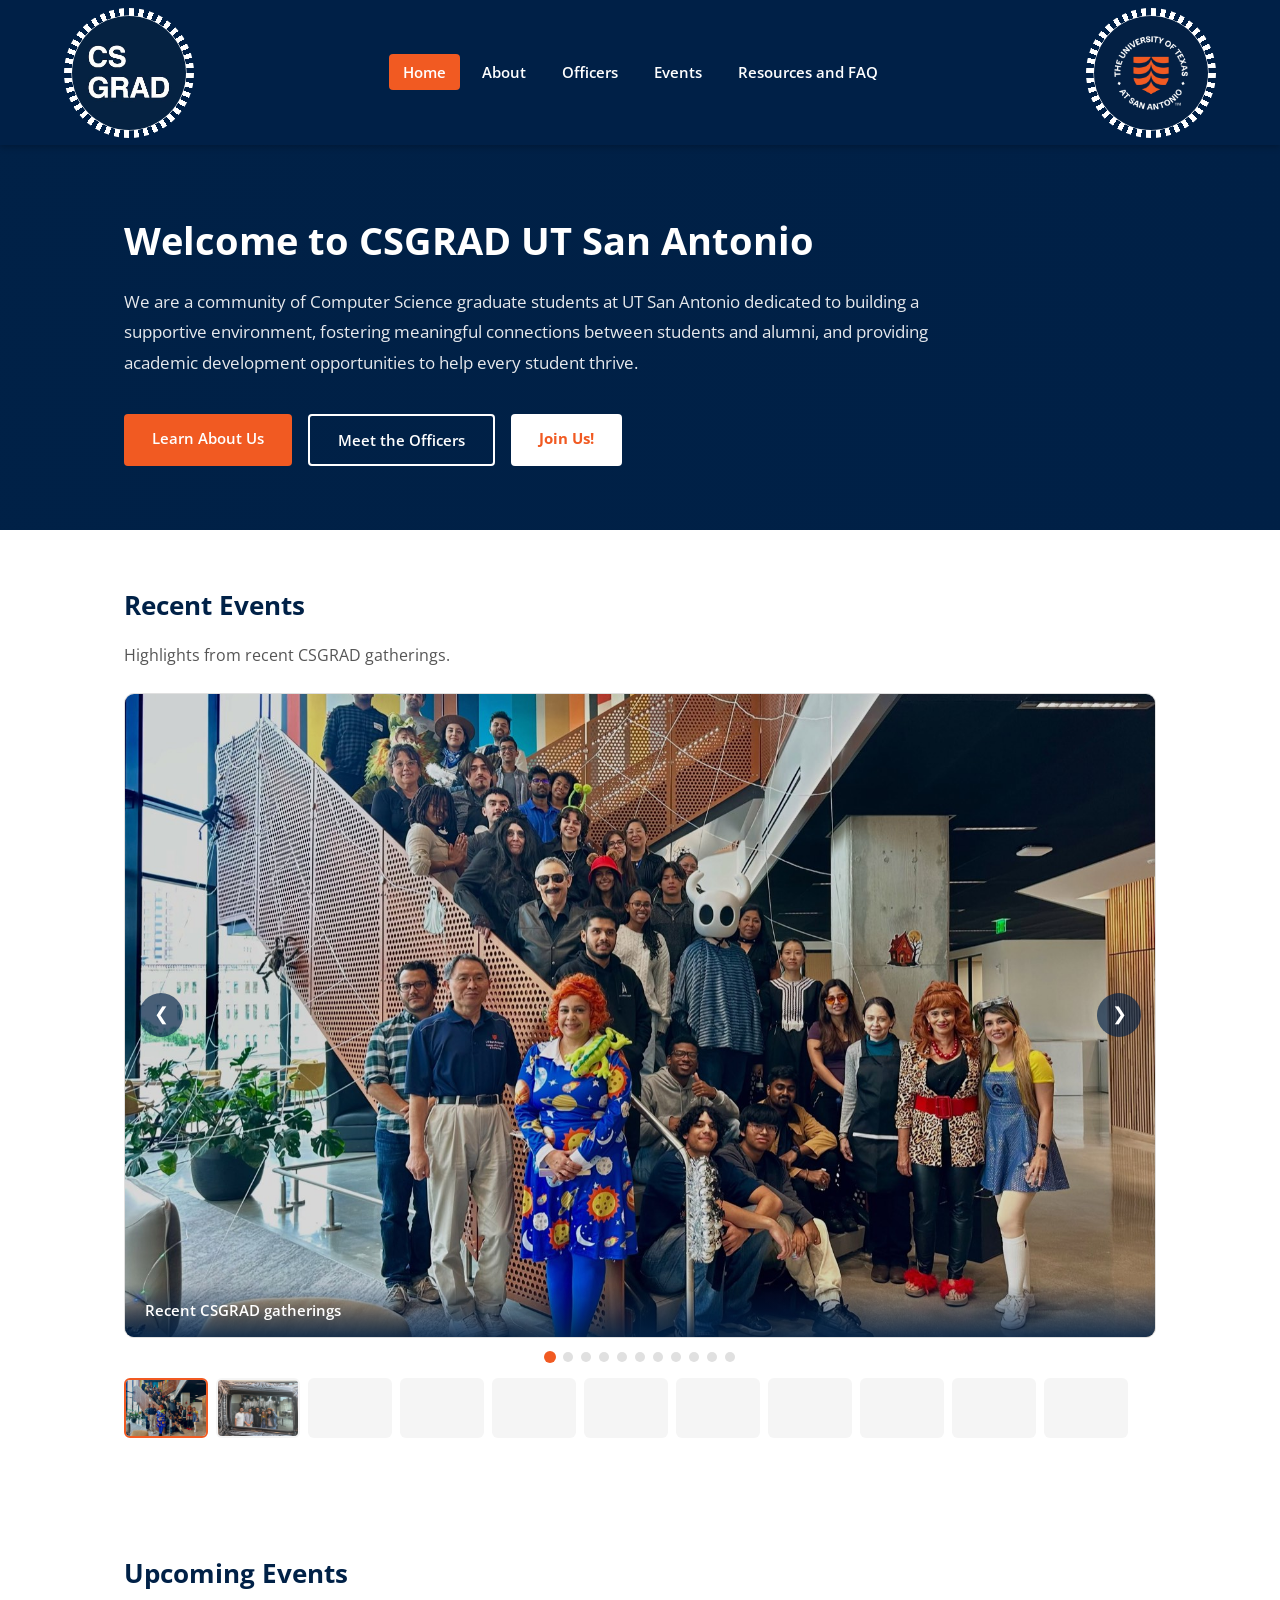
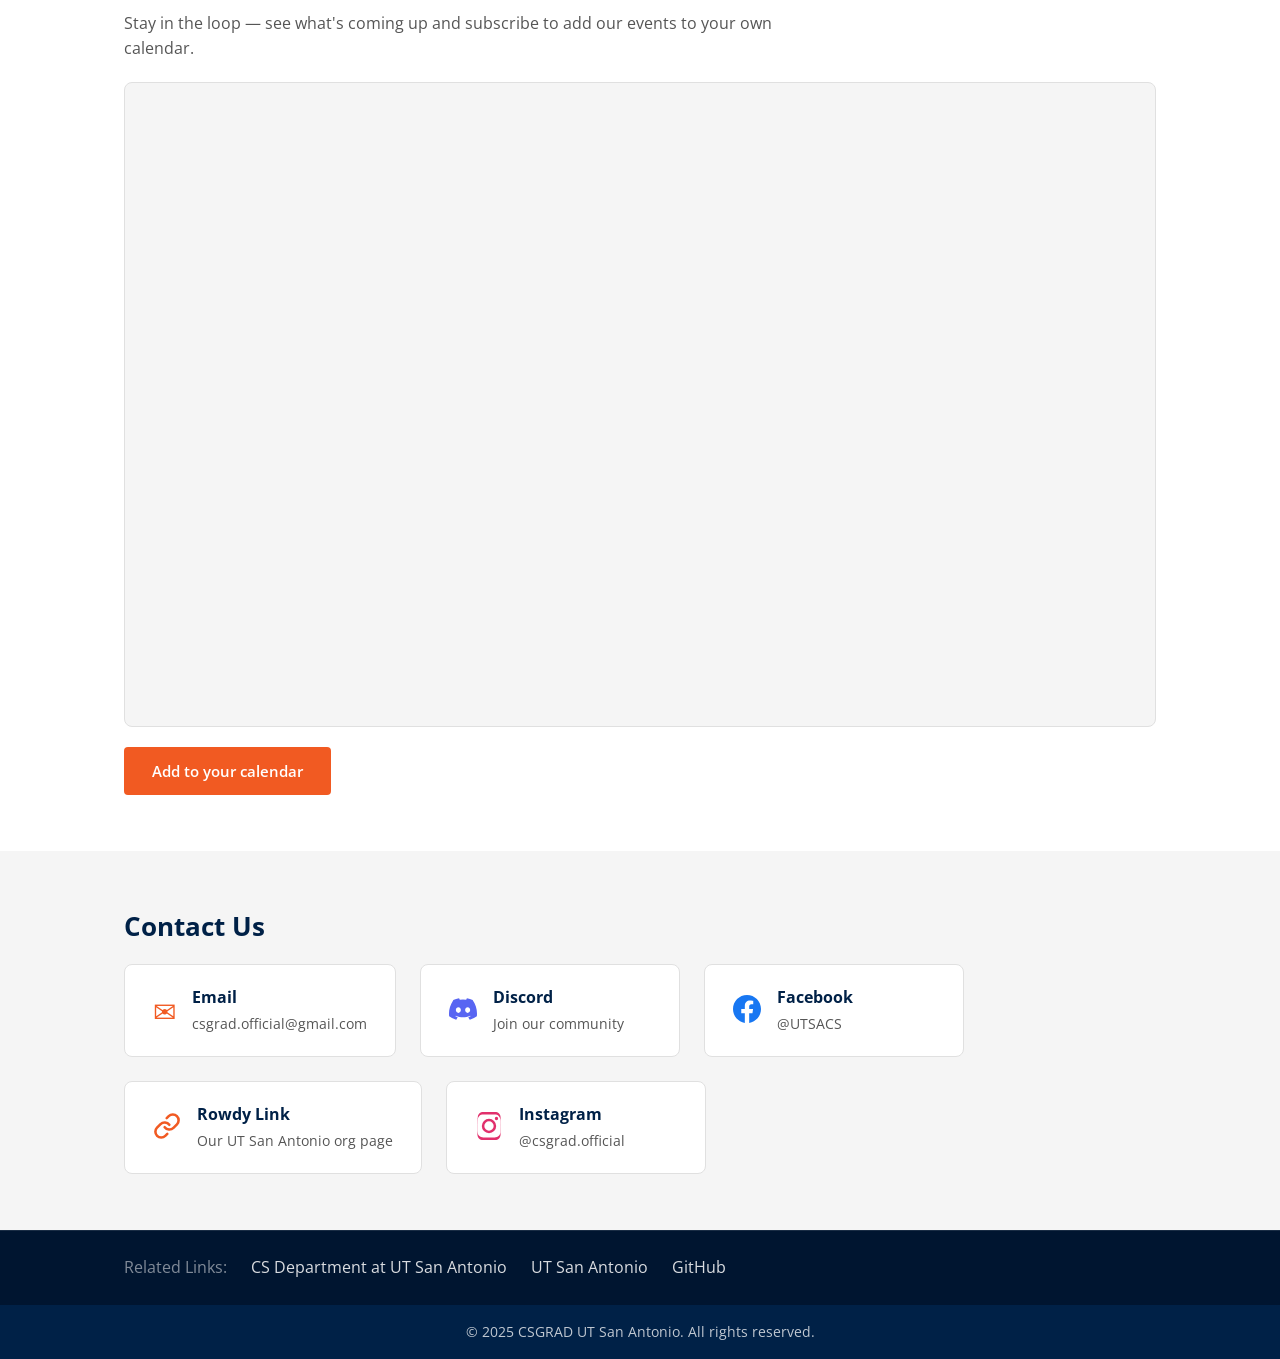
<file: index.html>
<!DOCTYPE html>
<html lang="en">
<head>
  <meta charset="UTF-8" />
  <meta name="viewport" content="width=device-width, initial-scale=1.0" />
  <title>CSGRAD UT San Antonio — Computer Science Graduate Student Association</title>
  <meta name="description" content="CSGRAD is the Computer Science Graduate Student Association at UT San Antonio — building community, hosting events, and supporting CS graduate students through academic and social programs." />
  <link rel="canonical" href="https://csgradofficial.github.io/" />

  <meta property="og:type" content="website" />
  <meta property="og:site_name" content="CSGRAD UT San Antonio" />
  <meta property="og:title" content="CSGRAD UT San Antonio — Computer Science Graduate Student Association" />
  <meta property="og:description" content="Community, events, and support for Computer Science graduate students at UT San Antonio." />
  <meta property="og:url" content="https://csgradofficial.github.io/" />
  <meta property="og:image" content="https://csgradofficial.github.io/logos/csgradlogo.jpeg" />
  <meta name="twitter:card" content="summary_large_image" />
  <meta name="twitter:title" content="CSGRAD UT San Antonio" />
  <meta name="twitter:description" content="Community, events, and support for CS graduate students at UT San Antonio." />
  <meta name="twitter:image" content="https://csgradofficial.github.io/logos/csgradlogo.jpeg" />

  <link rel="stylesheet" href="css/style.css" />
  <link rel="icon" href="logos/csgradlogo.jpeg" type="image/jpeg" />

  <script type="application/ld+json">
  {
    "@context": "https://schema.org",
    "@type": "Organization",
    "name": "CSGRAD UT San Antonio",
    "alternateName": [
      "CS Graduate Student Association at UT San Antonio",
      "Computer Science Graduate Student Association at UT San Antonio",
      "CSGRAD"
    ],
    "description": "The Computer Science Graduate Student Association at The University of Texas at San Antonio.",
    "url": "https://csgradofficial.github.io/",
    "logo": "https://csgradofficial.github.io/logos/csgradlogo.jpeg",
    "email": "csgrad.official@gmail.com",
    "parentOrganization": {
      "@type": "CollegeOrUniversity",
      "name": "The University of Texas at San Antonio",
      "url": "https://www.utsa.edu/"
    },
    "sameAs": [
      "https://www.instagram.com/csgrad.official/",
      "https://discord.gg/RdWePc4hA3",
      "https://rowdylink.utsa.edu/organization/csgrad"
    ]
  }
  </script>
</head>
<body>
  <div id="nav-placeholder"></div>

  <main>
    <!-- Hero -->
    <section class="hero">
      <canvas class="matrix-rain hero-matrix" aria-hidden="true"></canvas>
      <div class="container">
        <h1>Welcome to CSGRAD UT San Antonio</h1>
        <p>We are a community of Computer Science graduate students at UT San Antonio dedicated to building a supportive environment, fostering meaningful connections between students and alumni, and providing academic development opportunities to help every student thrive.</p>
        <div class="hero-buttons">
          <a href="about.html" class="btn btn-primary">Learn About Us</a>
          <a href="officers.html" class="btn btn-outline">Meet the Officers</a>
          <a href="https://forms.cloud.microsoft/r/kxCNFFy83H" class="btn btn-orange" target="_blank" rel="noopener">Join Us!</a>
        </div>
      </div>
    </section>

    <!-- Recent Events (slideshow) -->
    <section class="section events-gallery">
      <div class="container">
        <h2>Recent Events</h2>
        <p class="events-intro">Highlights from recent CSGRAD gatherings.</p>
        <div class="slideshow" data-autoplay="3000" aria-roledescription="carousel" aria-label="Recent CSGRAD events">
          <div class="slideshow-stage" tabindex="0">
            <img class="slide is-active" src="photos/events/halloween/photo-01.jpg" alt="CSGRAD Candy Crawl 2026 — group photo on the staircase, Oct 29, 2026" decoding="async" />
            <img class="slide" src="photos/events/halloween/photo-02.jpg" alt="CSGRAD Candy Crawl 2026 — members at the photobooth, Oct 29, 2026" decoding="async" loading="lazy" />
            <img class="slide" src="photos/events/halloween/photo-03.jpg" alt="CSGRAD Candy Crawl 2026 — coloring and games table, Oct 29, 2026" decoding="async" loading="lazy" />
            <img class="slide" src="photos/events/game-mingling-2026-09-24/photo-01.jpg" alt="CSGRAD Game + Mingling event, Sep 24, 2026 — photo 1" decoding="async" loading="lazy" />
            <img class="slide" src="photos/events/game-mingling-2026-09-24/photo-02.jpg" alt="CSGRAD Game + Mingling event, Sep 24, 2026 — photo 2" decoding="async" loading="lazy" />
            <img class="slide" src="photos/events/game-mingling-2026-09-24/photo-03.jpg" alt="CSGRAD Game + Mingling event, Sep 24, 2026 — photo 3" decoding="async" loading="lazy" />
            <img class="slide" src="photos/events/game-mingling-2026-09-24/photo-04.jpg" alt="CSGRAD Game + Mingling event, Sep 24, 2026 — photo 4" decoding="async" loading="lazy" />
            <img class="slide" src="photos/events/game-mingling-2026-09-24/photo-05.jpg" alt="CSGRAD Game + Mingling event, Sep 24, 2026 — photo 5" decoding="async" loading="lazy" />
            <img class="slide" src="photos/events/game-mingling-2026-09-24/photo-06.jpg" alt="CSGRAD Game + Mingling event, Sep 24, 2026 — photo 6" decoding="async" loading="lazy" />
            <img class="slide" src="photos/events/game-mingling-2026-09-24/photo-07.jpg" alt="CSGRAD Game + Mingling event, Sep 24, 2026 — photo 7" decoding="async" loading="lazy" />
            <img class="slide" src="photos/events/game-mingling-2026-09-24/photo-08.jpg" alt="CSGRAD Game + Mingling event, Sep 24, 2026 — photo 8" decoding="async" loading="lazy" />
            <button class="slideshow-arrow slideshow-arrow-prev" type="button" aria-label="Previous slide">&#10094;</button>
            <button class="slideshow-arrow slideshow-arrow-next" type="button" aria-label="Next slide">&#10095;</button>
            <div class="slideshow-caption">Recent CSGRAD gatherings</div>
          </div>
          <div class="slideshow-dots" role="tablist" aria-label="Choose slide"></div>
          <div class="slideshow-thumbs" role="tablist" aria-label="Slide thumbnails"></div>
        </div>
      </div>
    </section>

    <!-- Upcoming Events -->
    <section class="section events-section">
      <div class="container">
        <h2>Upcoming Events</h2>
        <p class="events-intro">Stay in the loop — see what's coming up and subscribe to add our events to your own calendar.</p>
        <div class="events-embed">
          <iframe
            src="https://calendar.google.com/calendar/embed?src=csgrad.official%40gmail.com&ctz=America%2FChicago&mode=MONTH&showTitle=0&showPrint=0&showCalendars=0&showTabs=1&showTz=0&showNav=1&showDate=1"
            title="CSGRAD UT San Antonio events calendar"
            frameborder="0"
            scrolling="no"
            loading="lazy"></iframe>
        </div>
        <div class="events-cta">
          <a href="https://calendar.google.com/calendar/u/0?cid=Y3NncmFkLm9mZmljaWFsQGdtYWlsLmNvbQ"
             class="btn btn-primary"
             target="_blank"
             rel="noopener">Add to your calendar</a>
        </div>
      </div>
    </section>

    <!-- Contact -->
    <section class="section section-alt">
      <div class="container">
        <h2>Contact Us</h2>
        <div class="contact-cards">
          <a href="mailto:csgradofficial@gmail.com" class="contact-card">
            <div class="contact-icon">&#9993;</div>
            <div>
              <strong>Email</strong>
              <span>csgrad.official@gmail.com</span>
            </div>
          </a>
          <a href="https://discord.gg/RdWePc4hA3" target="_blank" rel="noopener" class="contact-card">
            <div class="contact-icon discord-icon">
              <svg xmlns="http://www.w3.org/2000/svg" viewBox="0 0 24 24" fill="currentColor" width="28" height="28">
                <path d="M20.317 4.37a19.791 19.791 0 0 0-4.885-1.515.074.074 0 0 0-.079.037c-.21.375-.444.864-.608 1.25a18.27 18.27 0 0 0-5.487 0 12.64 12.64 0 0 0-.617-1.25.077.077 0 0 0-.079-.037A19.736 19.736 0 0 0 3.677 4.37a.07.07 0 0 0-.032.027C.533 9.046-.32 13.58.099 18.057a.082.082 0 0 0 .031.057 19.9 19.9 0 0 0 5.993 3.03.078.078 0 0 0 .084-.028 14.09 14.09 0 0 0 1.226-1.994.076.076 0 0 0-.041-.106 13.107 13.107 0 0 1-1.872-.892.077.077 0 0 1-.008-.128 10.2 10.2 0 0 0 .372-.292.074.074 0 0 1 .077-.01c3.928 1.793 8.18 1.793 12.062 0a.074.074 0 0 1 .078.01c.12.098.246.198.373.292a.077.077 0 0 1-.006.127 12.299 12.299 0 0 1-1.873.892.077.077 0 0 0-.041.107c.36.698.772 1.362 1.225 1.993a.076.076 0 0 0 .084.028 19.839 19.839 0 0 0 6.002-3.03.077.077 0 0 0 .032-.054c.5-5.177-.838-9.674-3.549-13.66a.061.061 0 0 0-.031-.03zM8.02 15.33c-1.183 0-2.157-1.085-2.157-2.419 0-1.333.956-2.419 2.157-2.419 1.21 0 2.176 1.096 2.157 2.42 0 1.333-.956 2.418-2.157 2.418zm7.975 0c-1.183 0-2.157-1.085-2.157-2.419 0-1.333.955-2.419 2.157-2.419 1.21 0 2.176 1.096 2.157 2.42 0 1.333-.946 2.418-2.157 2.418z"/>
              </svg>
            </div>
            <div>
              <strong>Discord</strong>
              <span>Join our community</span>
            </div>
          </a>
          <a href="https://www.facebook.com/UTSACS/" target="_blank" rel="noopener" class="contact-card">
            <div class="contact-icon facebook-icon">
              <svg xmlns="http://www.w3.org/2000/svg" viewBox="0 0 24 24" fill="currentColor" width="28" height="28">
                <path d="M24 12.073c0-6.627-5.373-12-12-12s-12 5.373-12 12c0 5.99 4.388 10.954 10.125 11.854v-8.385H7.078v-3.47h3.047V9.43c0-3.007 1.792-4.669 4.533-4.669 1.312 0 2.686.235 2.686.235v2.953H15.83c-1.491 0-1.956.925-1.956 1.874v2.25h3.328l-.532 3.47h-2.796v8.385C19.612 23.027 24 18.062 24 12.073z"/>
              </svg>
            </div>
            <div>
              <strong>Facebook</strong>
              <span>@UTSACS</span>
            </div>
          </a>
          <a href="https://rowdylink.utsa.edu/organization/csgrad" target="_blank" rel="noopener" class="contact-card">
            <div class="contact-icon rowdylink-icon">
              <svg xmlns="http://www.w3.org/2000/svg" viewBox="0 0 24 24" fill="none" stroke="currentColor" stroke-width="2.2" stroke-linecap="round" stroke-linejoin="round" width="28" height="28">
                <path d="M10 13a5 5 0 0 0 7.54.54l3-3a5 5 0 0 0-7.07-7.07l-1.72 1.72"/>
                <path d="M14 11a5 5 0 0 0-7.54-.54l-3 3a5 5 0 0 0 7.07 7.07l1.72-1.72"/>
              </svg>
            </div>
            <div>
              <strong>Rowdy Link</strong>
              <span>Our UT San Antonio org page</span>
            </div>
          </a>
          <a href="https://www.instagram.com/csgrad.official/" target="_blank" rel="noopener" class="contact-card">
            <div class="contact-icon instagram-icon">
              <svg xmlns="http://www.w3.org/2000/svg" viewBox="0 0 24 24" fill="currentColor" width="28" height="28">
                <path d="M12 2.163c3.204 0 3.584.012 4.849.07 1.366.062 2.633.334 3.608 1.308.975.975 1.246 2.242 1.308 3.608.058 1.265.069 1.645.069 4.849 0 3.205-.012 3.584-.069 4.849-.062 1.366-.334 2.633-1.308 3.608-.975.975-2.242 1.246-3.608 1.308-1.265.058-1.645.069-4.849.069-3.204 0-3.584-.012-4.849-.069-1.366-.062-2.633-.334-3.608-1.308-.975-.975-1.246-2.242-1.308-3.608C2.175 15.647 2.163 15.267 2.163 12s.012-3.584.07-4.849c.062-1.366.334-2.633 1.308-3.608.975-.975 2.242-1.246 3.608-1.308C8.416 2.175 8.796 2.163 12 2.163zm0-2.163C8.741 0 8.332.014 7.052.072 5.775.132 4.657.393 3.678 1.372c-.98.98-1.24 2.097-1.3 3.374C2.014 6.026 2 6.435 2 12s.014 5.974.072 7.254c.06 1.277.32 2.394 1.3 3.374.98.98 2.097 1.24 3.374 1.3C8.026 23.986 8.435 24 12 24s3.974-.014 5.254-.072c1.277-.06 2.394-.32 3.374-1.3.98-.98 1.24-2.097 1.3-3.374.058-1.28.072-1.689.072-7.254s-.014-5.974-.072-7.254c-.06-1.277-.32-2.394-1.3-3.374-.98-.98-2.097-1.24-3.374-1.3C15.974.014 15.565 0 12 0zm0 5.838a6.162 6.162 0 1 0 0 12.324 6.162 6.162 0 0 0 0-12.324zM12 16a4 4 0 1 1 0-8 4 4 0 0 1 0 8zm6.406-11.845a1.44 1.44 0 1 0 0 2.881 1.44 1.44 0 0 0 0-2.881z"/>
              </svg>
            </div>
            <div>
              <strong>Instagram</strong>
              <span>@csgrad.official</span>
            </div>
          </a>
        </div>
      </div>
    </section>
  </main>

  <div id="footer-placeholder"></div>
  <script src="js/main.js"></script>
  <script src="js/matrix.js"></script>
  <script src="js/slideshow.js"></script>
</body>
</html>
</file>
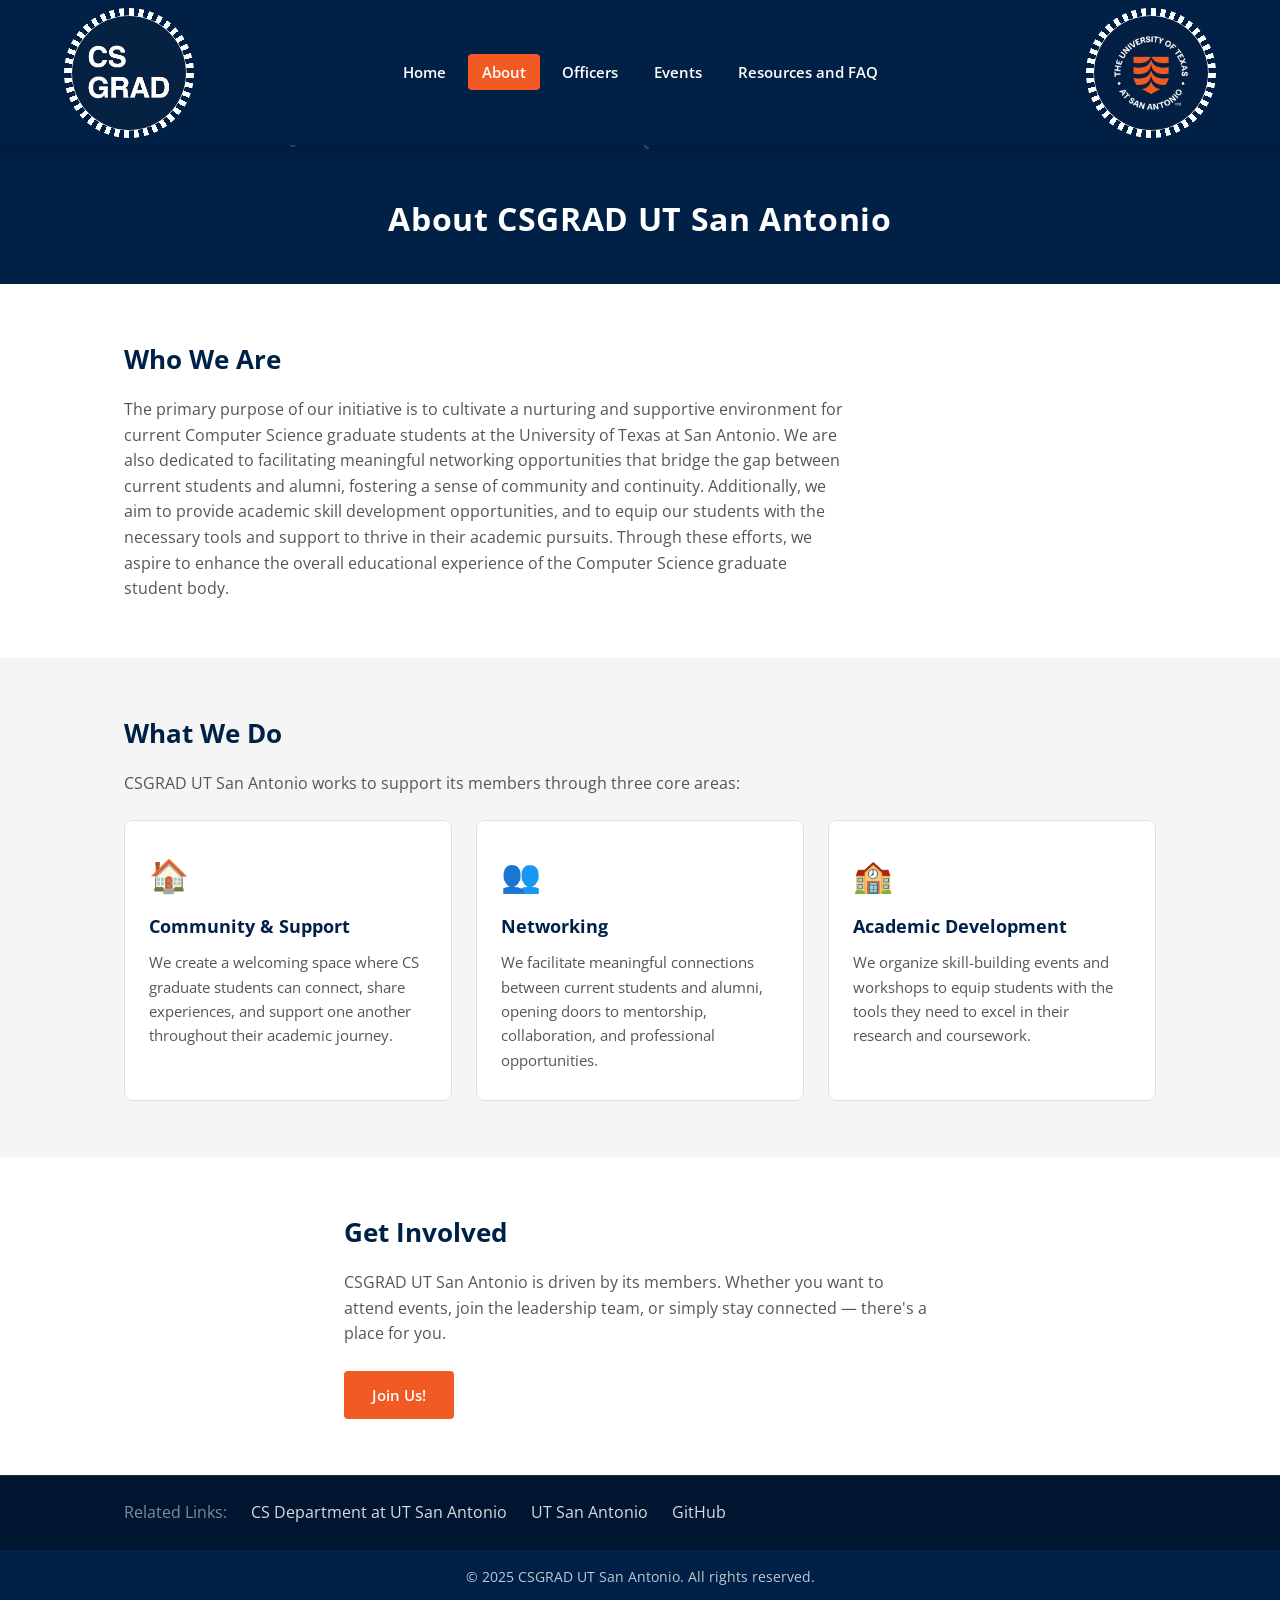
<file: about.html>
<!DOCTYPE html>
<html lang="en">
<head>
  <meta charset="UTF-8" />
  <meta name="viewport" content="width=device-width, initial-scale=1.0" />
  <title>About — CSGRAD UT San Antonio</title>
  <meta name="description" content="Learn about CSGRAD, the Computer Science Graduate Student Association at UT San Antonio — our mission, what we do, and how to get involved with the CS graduate community." />
  <link rel="canonical" href="https://csgradofficial.github.io/about.html" />

  <meta property="og:type" content="website" />
  <meta property="og:site_name" content="CSGRAD UT San Antonio" />
  <meta property="og:title" content="About CSGRAD UT San Antonio" />
  <meta property="og:description" content="Mission, programs, and ways to get involved with the CS Graduate Student Association at UT San Antonio." />
  <meta property="og:url" content="https://csgradofficial.github.io/about.html" />
  <meta property="og:image" content="https://csgradofficial.github.io/logos/csgradlogo.jpeg" />
  <meta name="twitter:card" content="summary_large_image" />
  <meta name="twitter:title" content="About CSGRAD UT San Antonio" />
  <meta name="twitter:description" content="Mission, programs, and ways to get involved with CSGRAD at UT San Antonio." />
  <meta name="twitter:image" content="https://csgradofficial.github.io/logos/csgradlogo.jpeg" />

  <link rel="stylesheet" href="css/style.css" />
  <link rel="icon" href="logos/csgradlogo.jpeg" type="image/jpeg" />
</head>
<body>
  <div id="nav-placeholder"></div>

  <main>
    <!-- Page header -->
    <div class="page-header">
      <canvas class="matrix-rain page-header-matrix" aria-hidden="true"></canvas>
      <h1>About CSGRAD UT San Antonio</h1>
    </div>

    <!-- Who we are -->
    <section class="section">
      <div class="container reveal">
        <h2>Who We Are</h2>
        <p>The primary purpose of our initiative is to cultivate a nurturing and supportive environment for current Computer Science graduate students at the University of Texas at San Antonio. We are also dedicated to facilitating meaningful networking opportunities that bridge the gap between current students and alumni, fostering a sense of community and continuity. Additionally, we aim to provide academic skill development opportunities, and to equip our students with the necessary tools and support to thrive in their academic pursuits. Through these efforts, we aspire to enhance the overall educational experience of the Computer Science graduate student body.</p>
      </div>
    </section>

    <!-- What we do -->
    <section class="section section-alt">
      <div class="container">
        <h2>What We Do</h2>
        <p>CSGRAD UT San Antonio works to support its members through three core areas:</p>
        <div class="what-we-do-cards reveal-group">
          <div class="wwd-card">
            <div class="wwd-icon">&#127968;</div>
            <h3>Community &amp; Support</h3>
            <p>We create a welcoming space where CS graduate students can connect, share experiences, and support one another throughout their academic journey.</p>
          </div>
          <div class="wwd-card">
            <div class="wwd-icon">&#128101;</div>
            <h3>Networking</h3>
            <p>We facilitate meaningful connections between current students and alumni, opening doors to mentorship, collaboration, and professional opportunities.</p>
          </div>
          <div class="wwd-card">
            <div class="wwd-icon">&#127979;</div>
            <h3>Academic Development</h3>
            <p>We organize skill-building events and workshops to equip students with the tools they need to excel in their research and coursework.</p>
          </div>
        </div>
      </div>
    </section>

    <!-- Join CTA -->
    <section class="section">
      <div class="container about-cta reveal">
        <h2>Get Involved</h2>
        <p>CSGRAD UT San Antonio is driven by its members. Whether you want to attend events, join the leadership team, or simply stay connected — there's a place for you.</p>
        <a href="https://forms.cloud.microsoft/r/kxCNFFy83H" class="btn btn-primary" target="_blank" rel="noopener">Join Us!</a>
      </div>
    </section>
  </main>

  <div id="footer-placeholder"></div>
  <script src="js/main.js"></script>
  <script src="js/matrix.js"></script>
  <script src="js/reveal.js"></script>
</body>
</html>
</file>
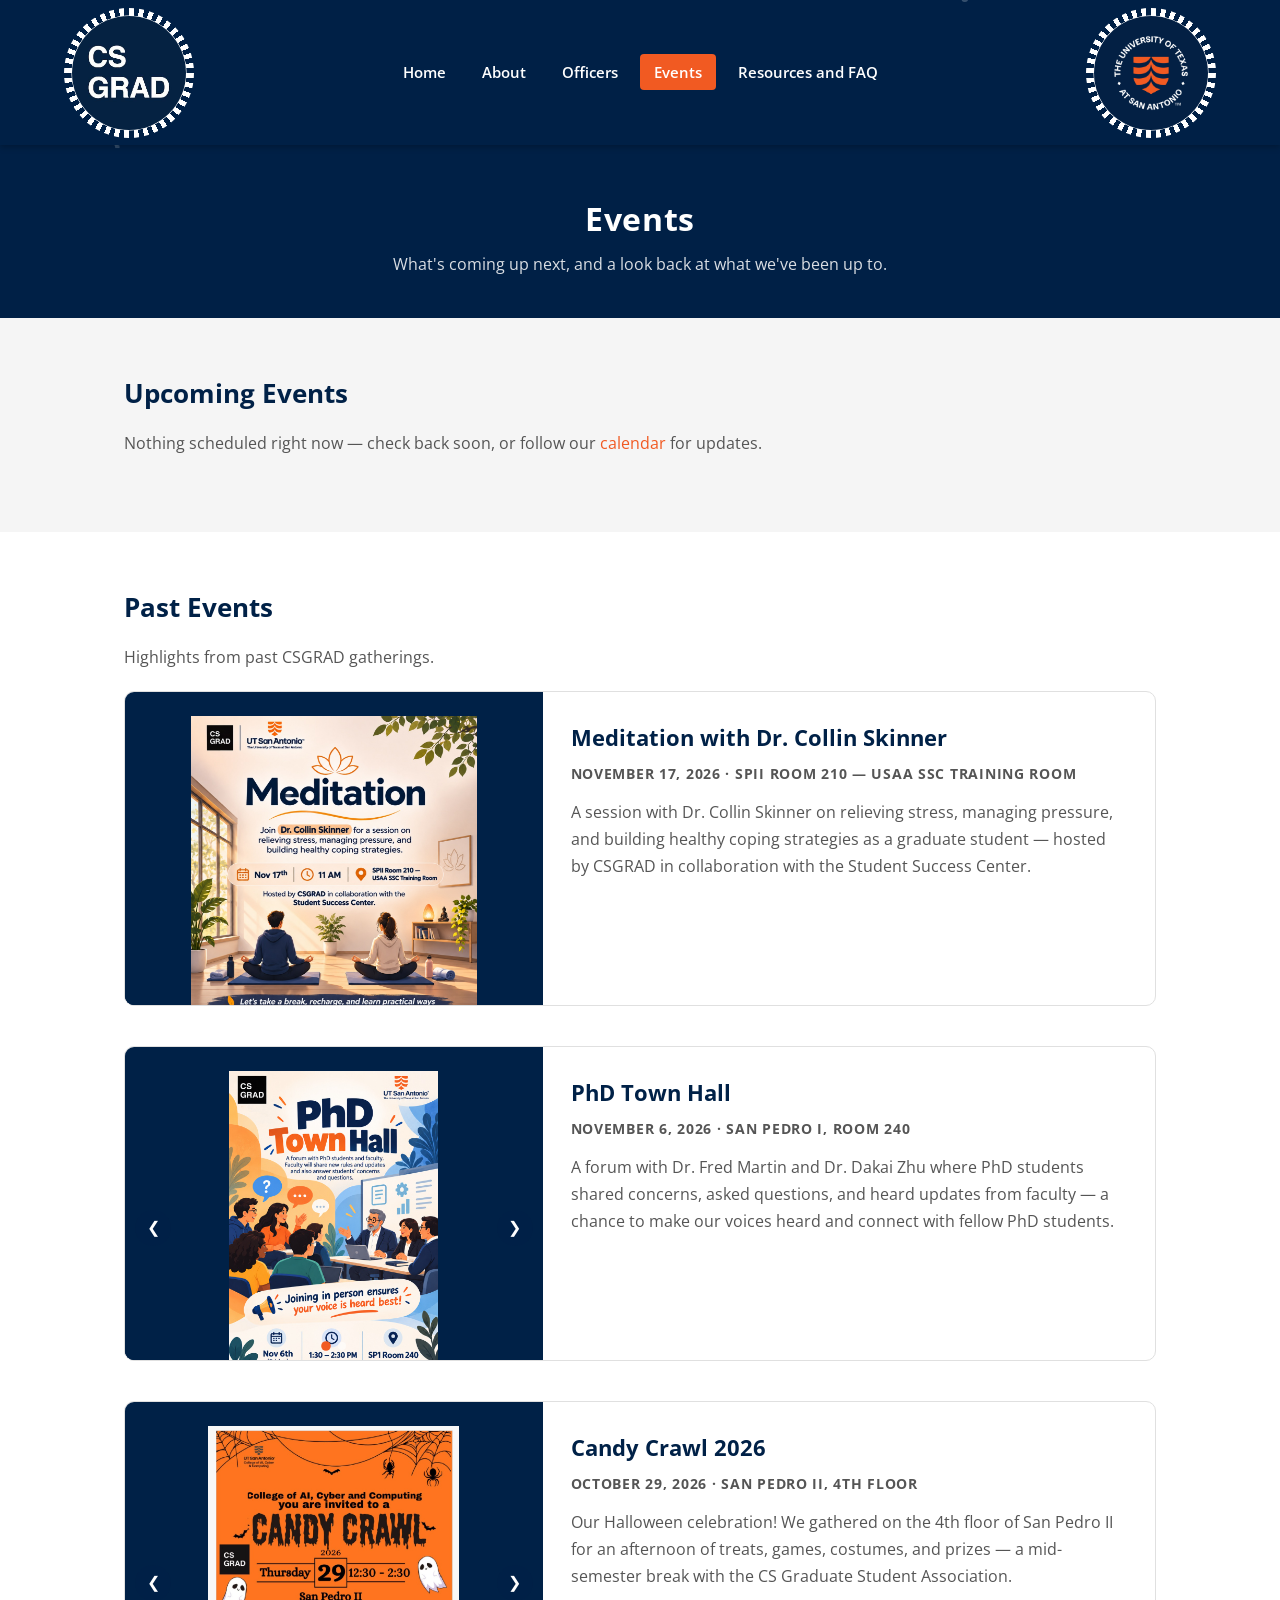
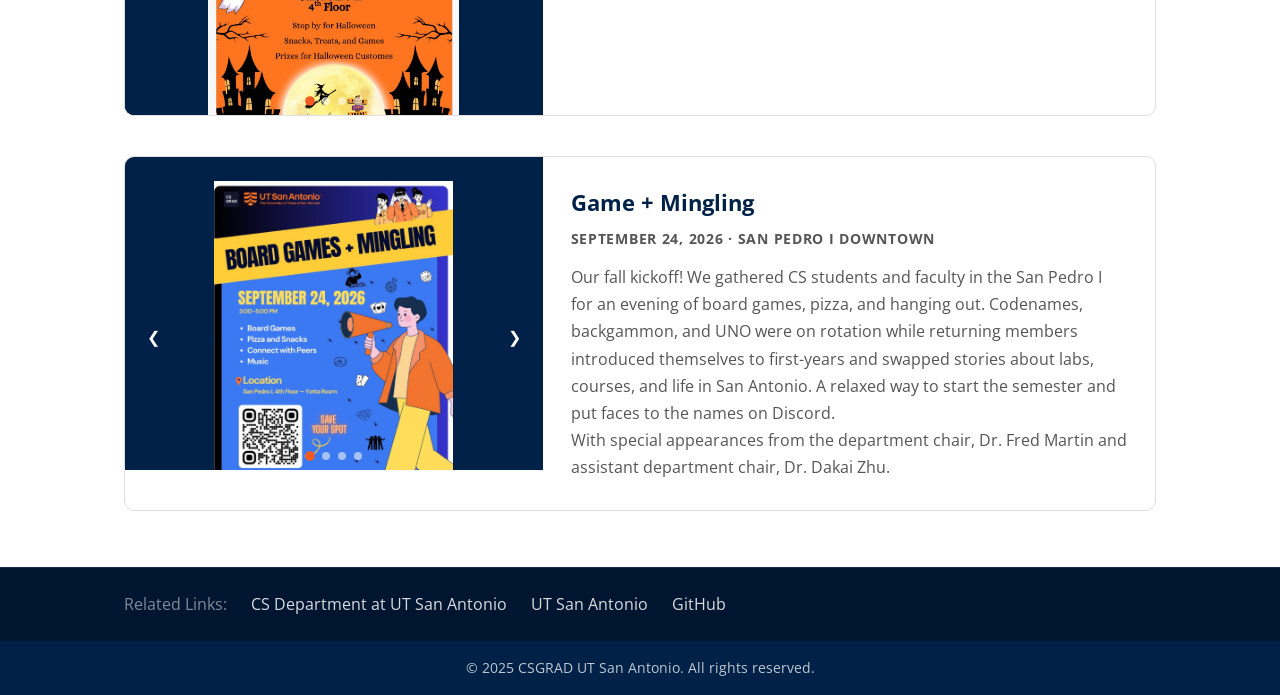
<file: events.html>
<!DOCTYPE html>
<html lang="en">
<head>
  <meta charset="UTF-8" />
  <meta name="viewport" content="width=device-width, initial-scale=1.0" />
  <title>Events — CSGRAD UT San Antonio</title>
  <meta name="description" content="Upcoming and past events hosted by CSGRAD, the Computer Science Graduate Student Association at UT San Antonio — town halls, socials, and professional development gatherings." />
  <link rel="canonical" href="https://csgradofficial.github.io/events.html" />

  <meta property="og:type" content="website" />
  <meta property="og:site_name" content="CSGRAD UT San Antonio" />
  <meta property="og:title" content="CSGRAD Events — UT San Antonio" />
  <meta property="og:description" content="Upcoming and past events hosted by the CS Graduate Student Association at UT San Antonio." />
  <meta property="og:url" content="https://csgradofficial.github.io/events.html" />
  <meta property="og:image" content="https://csgradofficial.github.io/logos/csgradlogo.jpeg" />
  <meta name="twitter:card" content="summary_large_image" />
  <meta name="twitter:title" content="CSGRAD Events — UT San Antonio" />
  <meta name="twitter:description" content="Upcoming and past events from CSGRAD at UT San Antonio." />
  <meta name="twitter:image" content="https://csgradofficial.github.io/logos/csgradlogo.jpeg" />

  <link rel="stylesheet" href="css/style.css" />
  <link rel="icon" href="logos/csgradlogo.jpeg" type="image/jpeg" />
</head>
<body>
  <div id="nav-placeholder"></div>

  <main>
    <div class="page-header">
      <canvas class="matrix-rain page-header-matrix" aria-hidden="true"></canvas>
      <h1>Events</h1>
      <p>What's coming up next, and a look back at what we've been up to.</p>
    </div>

    <!-- Upcoming Events -->
    <section class="section section-alt">
      <div class="container">
        <h2>Upcoming Events</h2>
        <p class="events-intro">Nothing scheduled right now — check back soon, or follow our <a href="index.html#upcoming-events">calendar</a> for updates.</p>
      </div>
    </section>

    <!-- Past Events -->
    <section class="section">
      <div class="container">
        <h2>Past Events</h2>
        <p class="events-intro">Highlights from past CSGRAD gatherings.</p>

        <ul class="past-events-list">

          <li class="past-event">
            <div class="past-event-media">
              <div class="slideshow past-event-slideshow" aria-label="Meditation with Dr. Collin Skinner poster">
                <div class="slideshow-stage">
                  <img class="slide is-active" src="photos/events/meditation/poster.jpg" alt="CSGRAD Meditation session flyer — Nov 17, 2026 at 11 AM, SPII Room 210 USAA SSC Training Room, with Dr. Collin Skinner" decoding="async" />
                </div>
              </div>
            </div>
            <div class="past-event-body">
              <h3>Meditation with Dr. Collin Skinner</h3>
              <p class="past-event-meta">November 17, 2026 · SPII Room 210 &mdash; USAA SSC Training Room</p>
              <p>A session with Dr. Collin Skinner on relieving stress, managing pressure, and building healthy coping strategies as a graduate student &mdash; hosted by CSGRAD in collaboration with the Student Success Center.</p>
            </div>
          </li>

          <li class="past-event">
            <div class="past-event-media">
              <div class="slideshow past-event-slideshow" data-autoplay="4500" aria-roledescription="carousel" aria-label="PhD Town Hall gallery">
                <div class="slideshow-stage" tabindex="0">
                  <img class="slide is-active" src="photos/events/townhall/poster.jpg" alt="PhD Town Hall event flyer — Nov 6, 2026, San Pedro I Room 240" decoding="async" />
                  <img class="slide" src="photos/events/townhall/photo-01.jpg" alt="CSGRAD PhD Town Hall — PhD students and faculty gathered in San Pedro I Room 240, November 6, 2026" decoding="async" loading="lazy" />
                  <button class="slideshow-arrow slideshow-arrow-prev" type="button" aria-label="Previous slide">&#10094;</button>
                  <button class="slideshow-arrow slideshow-arrow-next" type="button" aria-label="Next slide">&#10095;</button>
                </div>
                <div class="slideshow-dots" role="tablist" aria-label="Choose slide"></div>
                <div class="slideshow-thumbs" role="tablist" aria-label="Slide thumbnails"></div>
              </div>
            </div>
            <div class="past-event-body">
              <h3>PhD Town Hall</h3>
              <p class="past-event-meta">November 6, 2026 · San Pedro I, Room 240</p>
              <p>A forum with Dr. Fred Martin and Dr. Dakai Zhu where PhD students shared concerns, asked questions, and heard updates from faculty &mdash; a chance to make our voices heard and connect with fellow PhD students.</p>
            </div>
          </li>

          <li class="past-event">
            <div class="past-event-media">
              <div class="slideshow past-event-slideshow" data-autoplay="4500" aria-roledescription="carousel" aria-label="Candy Crawl 2026 gallery">
                <div class="slideshow-stage" tabindex="0">
                  <img class="slide is-active" src="photos/events/halloween/poster.jpg" alt="CSGRAD Candy Crawl 2026 event poster — Oct 29, 2026" decoding="async" />
                  <img class="slide" src="photos/events/halloween/photo-01.jpg" alt="CSGRAD Candy Crawl 2026 group photo on the staircase — students and faculty in costumes, Oct 29, 2026" decoding="async" loading="lazy" />
                  <img class="slide" src="photos/events/halloween/photo-02.jpg" alt="CSGRAD Candy Crawl 2026 — members at the photobooth, Oct 29, 2026" decoding="async" loading="lazy" />
                  <img class="slide" src="photos/events/halloween/photo-03.jpg" alt="CSGRAD Candy Crawl 2026 — coloring and games table, Oct 29, 2026" decoding="async" loading="lazy" />
                  <button class="slideshow-arrow slideshow-arrow-prev" type="button" aria-label="Previous slide">&#10094;</button>
                  <button class="slideshow-arrow slideshow-arrow-next" type="button" aria-label="Next slide">&#10095;</button>
                </div>
                <div class="slideshow-dots" role="tablist" aria-label="Choose slide"></div>
                <div class="slideshow-thumbs" role="tablist" aria-label="Slide thumbnails"></div>
              </div>
            </div>
            <div class="past-event-body">
              <h3>Candy Crawl 2026</h3>
              <p class="past-event-meta">October 29, 2026 · San Pedro II, 4th Floor</p>
              <p>Our Halloween celebration! We gathered on the 4th floor of San Pedro II for an afternoon of treats, games, costumes, and prizes — a mid-semester break with the CS Graduate Student Association.</p>
            </div>
          </li>

          <li class="past-event">
            <div class="past-event-media">
              <div class="slideshow past-event-slideshow" data-autoplay="4500" aria-roledescription="carousel" aria-label="Game + Mingling gallery">
                <div class="slideshow-stage" tabindex="0">
                  <img class="slide is-active" src="photos/events/game-mingling-2026-09-24/poster.jpg" alt="CSGRAD Game + Mingling event poster — Sep 24, 2026" decoding="async" />
                  <img class="slide" src="photos/events/game-mingling-2026-09-24/photo-01.jpg" alt="CSGRAD Game + Mingling event — group photo of graduate students in a bright lounge, Sep 24, 2026" decoding="async" loading="lazy" />
                  <img class="slide" src="photos/events/game-mingling-2026-09-24/photo-02.jpg" alt="CSGRAD Game + Mingling, Sep 24, 2026 — photo 2" decoding="async" loading="lazy" />
                  <img class="slide" src="photos/events/game-mingling-2026-09-24/photo-03.jpg" alt="CSGRAD Game + Mingling, Sep 24, 2026 — photo 3" decoding="async" loading="lazy" />
                  <button class="slideshow-arrow slideshow-arrow-prev" type="button" aria-label="Previous slide">&#10094;</button>
                  <button class="slideshow-arrow slideshow-arrow-next" type="button" aria-label="Next slide">&#10095;</button>
                </div>
                <div class="slideshow-dots" role="tablist" aria-label="Choose slide"></div>
                <div class="slideshow-thumbs" role="tablist" aria-label="Slide thumbnails"></div>
              </div>
            </div>
            <div class="past-event-body">
              <h3>Game + Mingling</h3>
              <p class="past-event-meta">September 24, 2026 · San Pedro I Downtown</p>
              <p>Our fall kickoff! We gathered CS students and faculty in the San Pedro I for an evening of board games, pizza, and hanging out. Codenames, backgammon, and UNO were on rotation while returning members introduced themselves to first-years and swapped stories about labs, courses, and life in San Antonio. A relaxed way to start the semester and put faces to the names on Discord.</p>
              <p>With special appearances from the department chair, Dr. Fred Martin and assistant department chair, Dr. Dakai Zhu.</p>
            </div>
          </li>

        </ul>
      </div>
    </section>

  </main>

  <div id="footer-placeholder"></div>
  <script src="js/main.js"></script>
  <script src="js/matrix.js"></script>
  <script src="js/slideshow.js"></script>
</body>
</html>
</file>
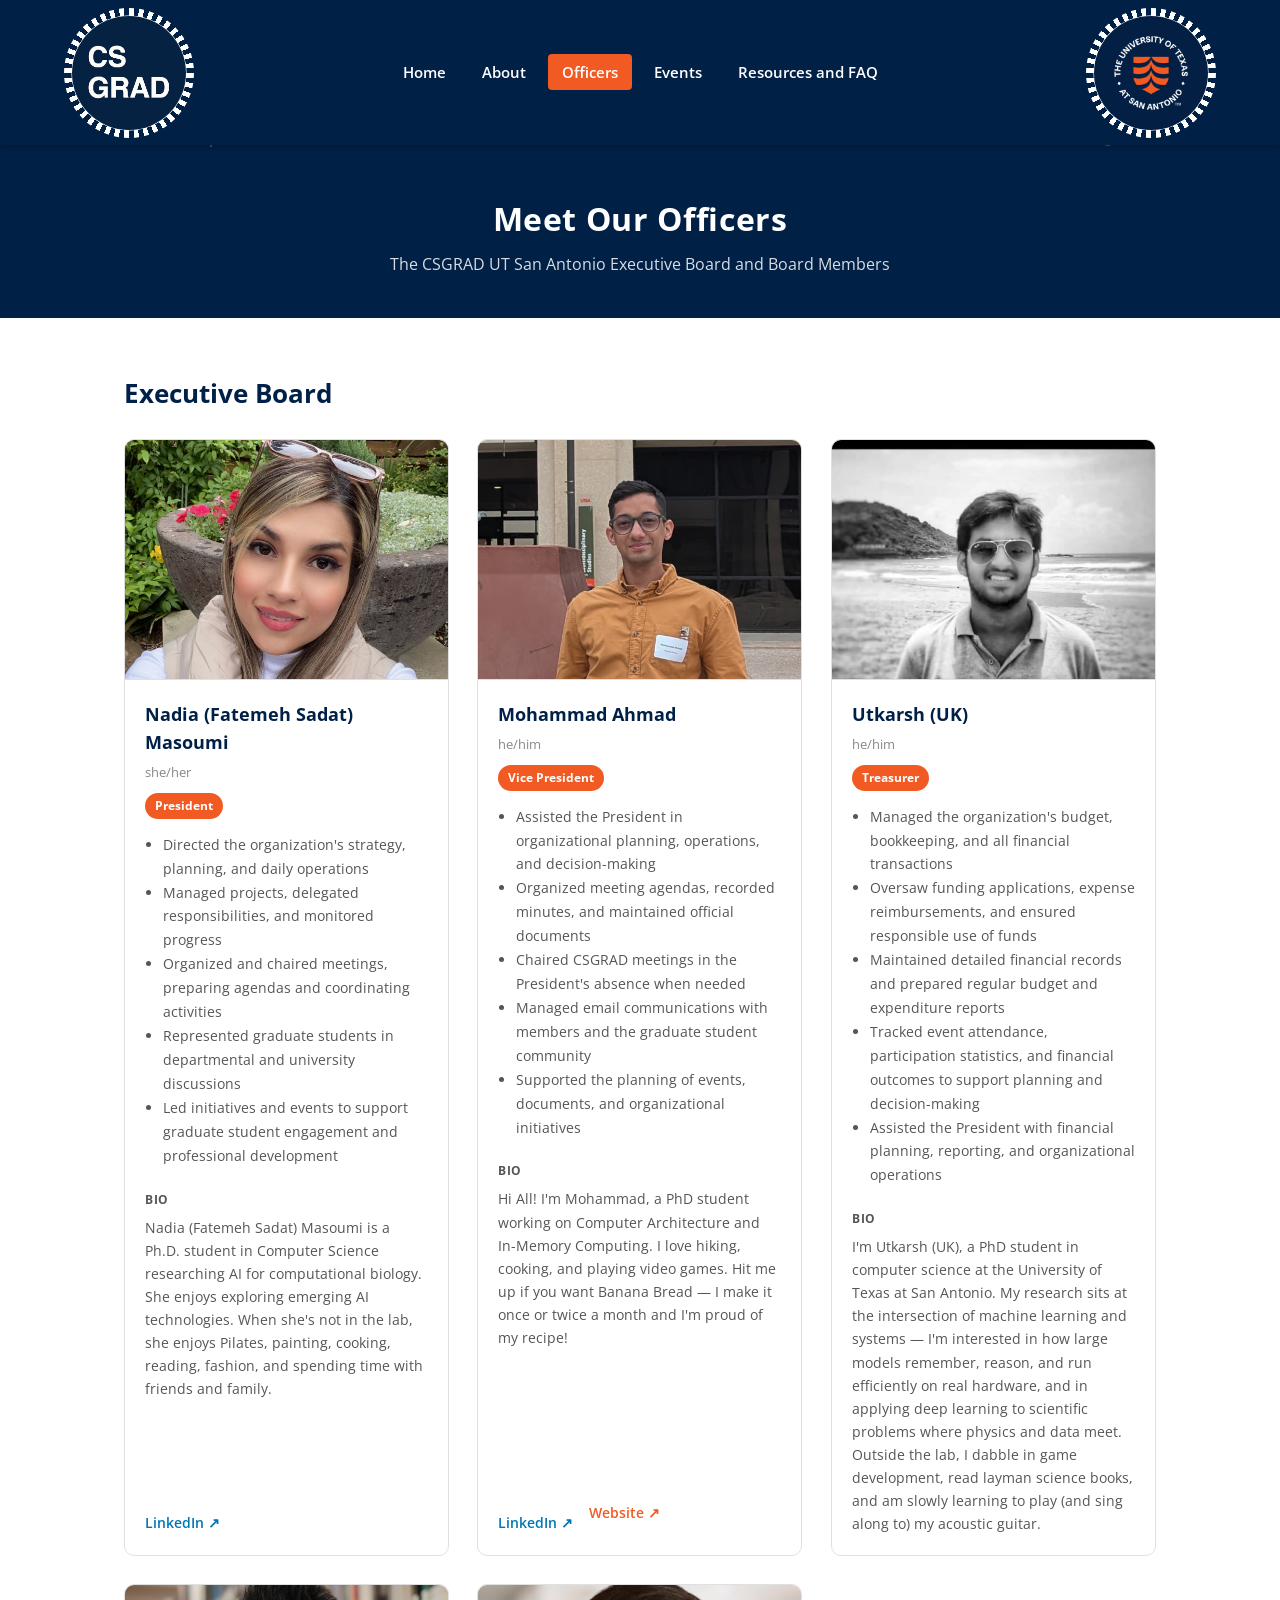
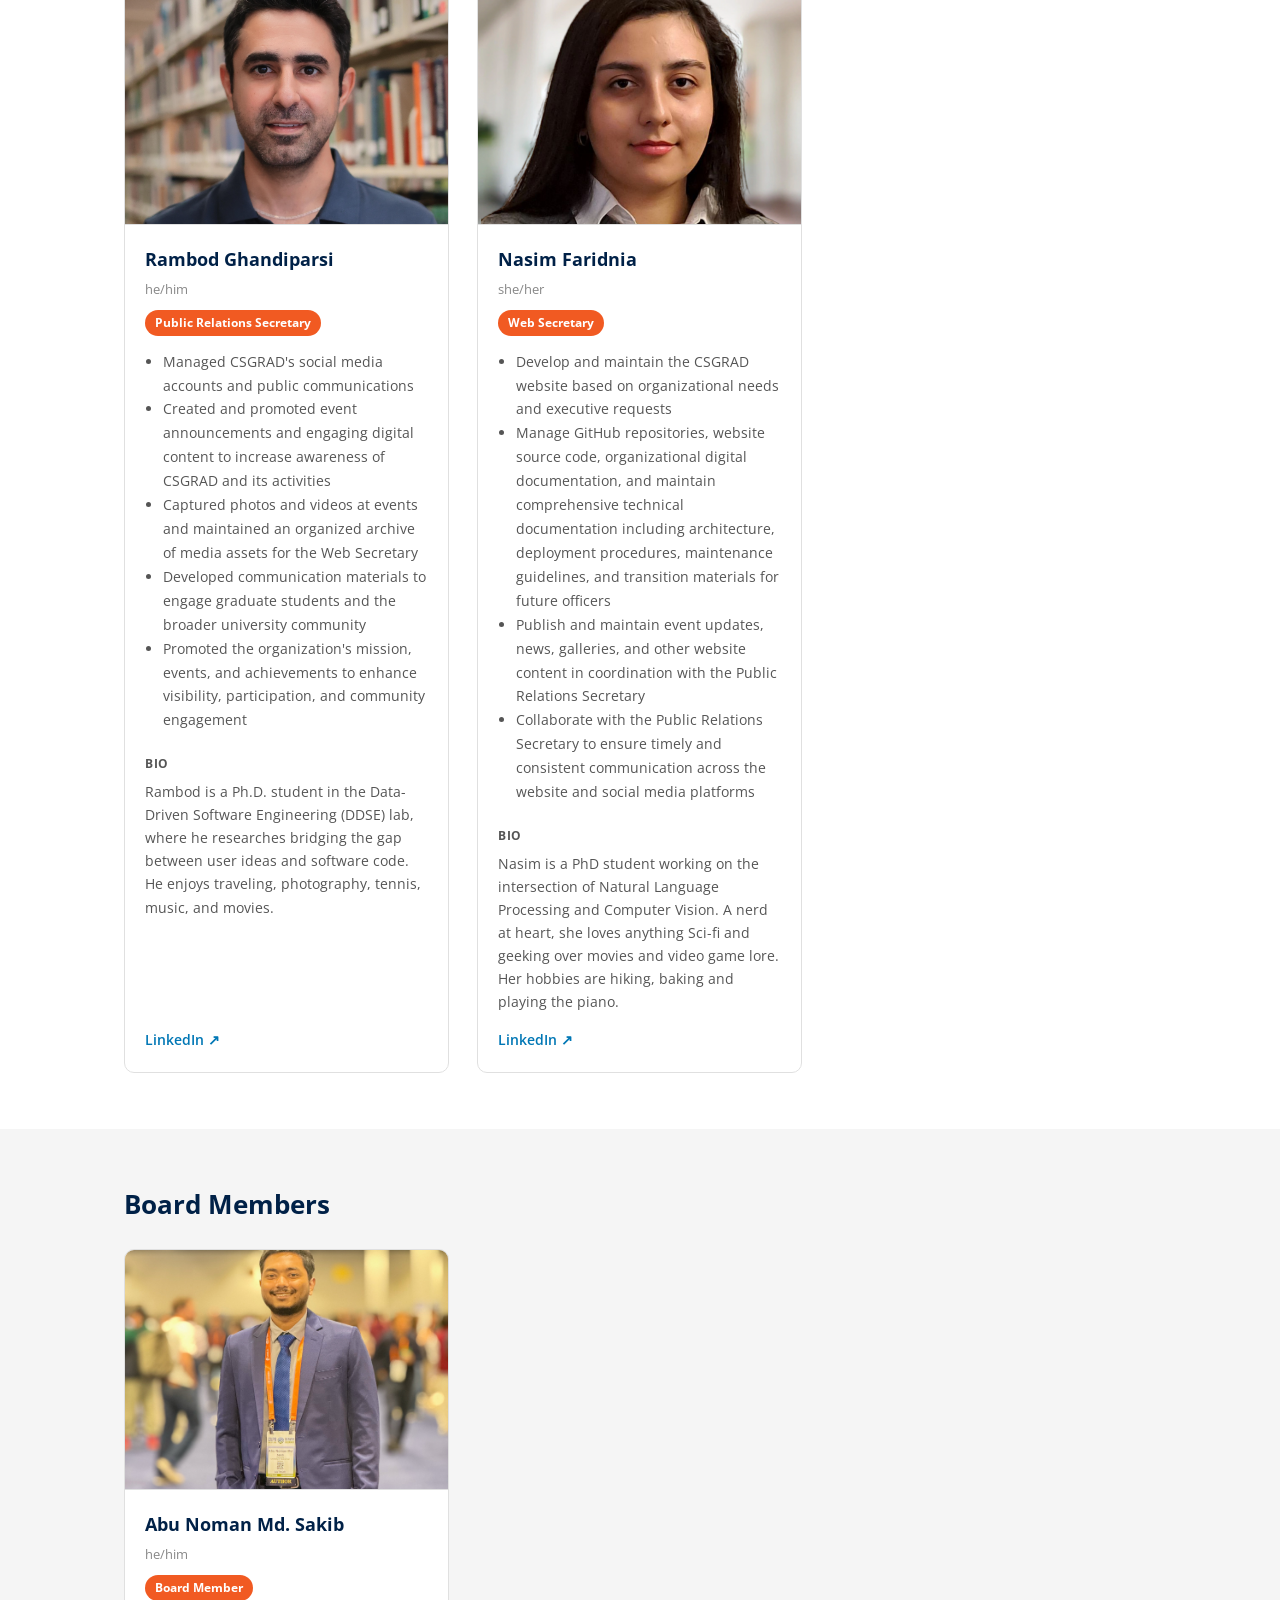
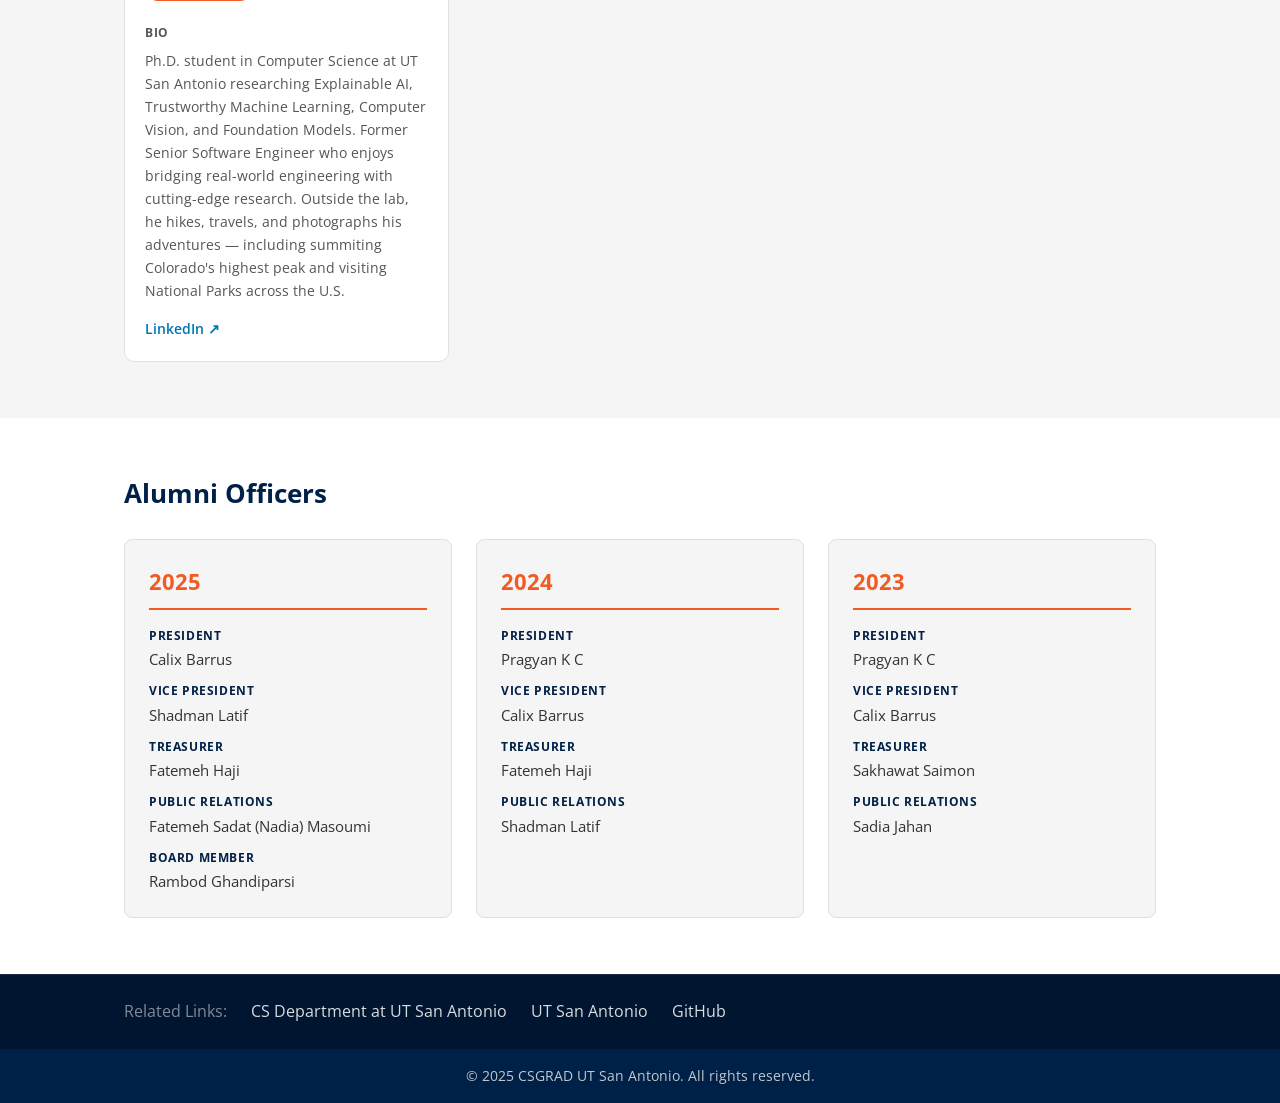
<file: officers.html>
<!DOCTYPE html>
<html lang="en">
<head>
  <meta charset="UTF-8" />
  <meta name="viewport" content="width=device-width, initial-scale=1.0" />
  <title>Officers — CSGRAD UT San Antonio</title>
  <meta name="description" content="Meet the CSGRAD Executive Board, Board Members, and Alumni Officers who lead the Computer Science Graduate Student Association at UT San Antonio." />
  <link rel="canonical" href="https://csgradofficial.github.io/officers.html" />

  <meta property="og:type" content="website" />
  <meta property="og:site_name" content="CSGRAD UT San Antonio" />
  <meta property="og:title" content="CSGRAD Officers — UT San Antonio" />
  <meta property="og:description" content="The Executive Board, Board Members, and Alumni Officers of CSGRAD at UT San Antonio." />
  <meta property="og:url" content="https://csgradofficial.github.io/officers.html" />
  <meta property="og:image" content="https://csgradofficial.github.io/logos/csgradlogo.jpeg" />
  <meta name="twitter:card" content="summary_large_image" />
  <meta name="twitter:title" content="CSGRAD Officers — UT San Antonio" />
  <meta name="twitter:description" content="The Executive Board, Board Members, and Alumni Officers of CSGRAD." />
  <meta name="twitter:image" content="https://csgradofficial.github.io/logos/csgradlogo.jpeg" />

  <link rel="stylesheet" href="css/style.css" />
  <link rel="icon" href="logos/csgradlogo.jpeg" type="image/jpeg" />
</head>
<body>
  <div id="nav-placeholder"></div>

  <main>
    <div class="page-header">
      <canvas class="matrix-rain page-header-matrix" aria-hidden="true"></canvas>
      <h1>Meet Our Officers</h1>
      <p>The CSGRAD UT San Antonio Executive Board and Board Members</p>
    </div>

    <!-- Executive Board -->
    <section class="section">
      <div class="container">
        <h2>Executive Board</h2>
        <div class="officers-grid">

          <!-- President -->
          <div class="officer-card">
            <div class="officer-photo-placeholder">
              <img src="photos/nadia.jpg" alt="Nadia (Fatemeh Sadat) Masoumi" style="object-position: center 40%;" />
            </div>
            <div class="officer-info">
              <h3 class="officer-name">Nadia (Fatemeh Sadat) Masoumi</h3>
              <span class="officer-pronouns">she/her</span>
              <span class="officer-title">President</span>
              <ul class="officer-responsibilities">
                <li>Directed the organization's strategy, planning, and daily operations</li>
                <li>Managed projects, delegated responsibilities, and monitored progress</li>
                <li>Organized and chaired meetings, preparing agendas and coordinating activities</li>
                <li>Represented graduate students in departmental and university discussions</li>
                <li>Led initiatives and events to support graduate student engagement and professional development</li>
              </ul>
              <p class="officer-bio-label">Bio</p><p class="officer-bio">Nadia (Fatemeh Sadat) Masoumi is a Ph.D. student in Computer Science researching AI for computational biology. She enjoys exploring emerging AI technologies. When she's not in the lab, she enjoys Pilates, painting, cooking, reading, fashion, and spending time with friends and family.</p>
              <a href="https://www.linkedin.com/in/fatemeh-sadat-masoumi" class="officer-linkedin" target="_blank" rel="noopener">LinkedIn &#8599;</a>
            </div>
          </div>

          <!-- Vice President -->
          <div class="officer-card">
            <div class="officer-photo-placeholder">
              <img src="photos/Mohammad_Ahmad.png" alt="Mohammad Ahmad" />
            </div>
            <div class="officer-info">
              <h3 class="officer-name">Mohammad Ahmad</h3>
              <span class="officer-pronouns">he/him</span>
              <span class="officer-title">Vice President</span>
              <ul class="officer-responsibilities">
                <li>Assisted the President in organizational planning, operations, and decision-making</li>
                <li>Organized meeting agendas, recorded minutes, and maintained official documents</li>
                <li>Chaired CSGRAD meetings in the President's absence when needed</li>
                <li>Managed email communications with members and the graduate student community</li>
                <li>Supported the planning of events, documents, and organizational initiatives</li>
              </ul>
              <p class="officer-bio-label">Bio</p><p class="officer-bio">Hi All! I'm Mohammad, a PhD student working on Computer Architecture and In-Memory Computing. I love hiking, cooking, and playing video games. Hit me up if you want Banana Bread — I make it once or twice a month and I'm proud of my recipe!</p>
              <div class="officer-links">
                <a href="https://www.linkedin.com/in/mahmad97/" class="officer-linkedin" target="_blank" rel="noopener">LinkedIn &#8599;</a>
                <a href="https://mahmad.dev/" class="officer-website" target="_blank" rel="noopener">Website &#8599;</a>
              </div>
            </div>
          </div>

          <!-- Treasurer -->
          <div class="officer-card">
            <div class="officer-photo-placeholder">
              <img src="photos/utkarsh.jpeg" alt="Utkarsh (UK)" />
            </div>
            <div class="officer-info">
              <h3 class="officer-name">Utkarsh (UK)</h3>
              <span class="officer-pronouns">he/him</span>
              <span class="officer-title">Treasurer</span>
              <ul class="officer-responsibilities">
                <li>Managed the organization's budget, bookkeeping, and all financial transactions</li>
                <li>Oversaw funding applications, expense reimbursements, and ensured responsible use of funds</li>
                <li>Maintained detailed financial records and prepared regular budget and expenditure reports</li>
                <li>Tracked event attendance, participation statistics, and financial outcomes to support planning and decision-making</li>
                <li>Assisted the President with financial planning, reporting, and organizational operations</li>
              </ul>
              <p class="officer-bio-label">Bio</p><p class="officer-bio">I'm Utkarsh (UK), a PhD student in computer science at the University of Texas at San Antonio. My research sits at the intersection of machine learning and systems — I'm interested in how large models remember, reason, and run efficiently on real hardware, and in applying deep learning to scientific problems where physics and data meet. Outside the lab, I dabble in game development, read layman science books, and am slowly learning to play (and sing along to) my acoustic guitar.</p>
            </div>
          </div>

          <!-- Public Relations Secretary -->
          <div class="officer-card">
            <div class="officer-photo-placeholder">
              <img src="photos/rambod.png" alt="Rambod Ghandiparsi" />
            </div>
            <div class="officer-info">
              <h3 class="officer-name">Rambod Ghandiparsi</h3>
              <span class="officer-pronouns">he/him</span>
              <span class="officer-title">Public Relations Secretary</span>
              <ul class="officer-responsibilities">
                <li>Managed CSGRAD's social media accounts and public communications</li>
                <li>Created and promoted event announcements and engaging digital content to increase awareness of CSGRAD and its activities</li>
                <li>Captured photos and videos at events and maintained an organized archive of media assets for the Web Secretary</li>
                <li>Developed communication materials to engage graduate students and the broader university community</li>
                <li>Promoted the organization's mission, events, and achievements to enhance visibility, participation, and community engagement</li>
              </ul>
              <p class="officer-bio-label">Bio</p><p class="officer-bio">Rambod is a Ph.D. student in the Data-Driven Software Engineering (DDSE) lab, where he researches bridging the gap between user ideas and software code. He enjoys traveling, photography, tennis, music, and movies.</p>
              <a href="https://www.linkedin.com/in/rambod-ghandiparsi/" class="officer-linkedin" target="_blank" rel="noopener">LinkedIn &#8599;</a>
            </div>
          </div>

          <!-- Web Secretary -->
          <div class="officer-card">
            <div class="officer-photo-placeholder">
              <img src="photos/nasim.png" alt="Nasim Faridnia" style="object-fit: cover; object-position: center 25%;" />
            </div>
            <div class="officer-info">
              <h3 class="officer-name">Nasim Faridnia</h3>
              <span class="officer-pronouns">she/her</span>
              <span class="officer-title">Web Secretary</span>
              <ul class="officer-responsibilities">
                <li>Develop and maintain the CSGRAD website based on organizational needs and executive requests</li>
                <li>Manage GitHub repositories, website source code, organizational digital documentation, and maintain comprehensive technical documentation including architecture, deployment procedures, maintenance guidelines, and transition materials for future officers</li>
                <li>Publish and maintain event updates, news, galleries, and other website content in coordination with the Public Relations Secretary</li>
                <li>Collaborate with the Public Relations Secretary to ensure timely and consistent communication across the website and social media platforms</li>
              </ul>
              <p class="officer-bio-label">Bio</p><p class="officer-bio">Nasim is a PhD student working on the intersection of Natural Language Processing and Computer Vision. A nerd at heart, she loves anything Sci-fi and geeking over movies and video game lore. Her hobbies are hiking, baking and playing the piano.</p>
              <a href="https://www.linkedin.com/in/nasim-faridnia/" class="officer-linkedin" target="_blank" rel="noopener">LinkedIn &#8599;</a>
            </div>
          </div>

        </div>
      </div>
    </section>

    <!-- Board Members -->
    <section class="section section-alt">
      <div class="container">
        <h2>Board Members</h2>
        <div class="officers-grid">

          <!-- Board Member 1 -->
          <div class="officer-card">
            <div class="officer-photo-placeholder">
              <img src="photos/sakib.jpeg" alt="Abu Noman Md. Sakib" />
            </div>
            <div class="officer-info">
              <h3 class="officer-name">Abu Noman Md. Sakib</h3>
              <span class="officer-pronouns">he/him</span>
              <span class="officer-title">Board Member</span>
              <p class="officer-bio-label">Bio</p><p class="officer-bio">Ph.D. student in Computer Science at UT San Antonio researching Explainable AI, Trustworthy Machine Learning, Computer Vision, and Foundation Models. Former Senior Software Engineer who enjoys bridging real-world engineering with cutting-edge research. Outside the lab, he hikes, travels, and photographs his adventures — including summiting Colorado's highest peak and visiting National Parks across the U.S.</p>
              <a href="https://www.linkedin.com/in/anmspro/" class="officer-linkedin" target="_blank" rel="noopener">LinkedIn &#8599;</a>
            </div>
          </div>

        </div>
      </div>
    </section>

    <!-- Alumni -->
    <section class="section">
      <div class="container">
        <h2>Alumni Officers</h2>
        <div class="alumni-grid">

          <div class="alumni-card">
            <h3 class="alumni-year">2025</h3>
            <ul class="alumni-list">
              <li><span class="alumni-role">President</span><span class="alumni-name">Calix Barrus</span></li>
              <li><span class="alumni-role">Vice President</span><span class="alumni-name">Shadman Latif</span></li>
              <li><span class="alumni-role">Treasurer</span><span class="alumni-name">Fatemeh Haji</span></li>
              <li><span class="alumni-role">Public Relations</span><span class="alumni-name">Fatemeh Sadat (Nadia) Masoumi</span></li>
              <li><span class="alumni-role">Board Member</span><span class="alumni-name">Rambod Ghandiparsi</span></li>
            </ul>
          </div>

          <div class="alumni-card">
            <h3 class="alumni-year">2024</h3>
            <ul class="alumni-list">
              <li><span class="alumni-role">President</span><span class="alumni-name">Pragyan K C</span></li>
              <li><span class="alumni-role">Vice President</span><span class="alumni-name">Calix Barrus</span></li>
              <li><span class="alumni-role">Treasurer</span><span class="alumni-name">Fatemeh Haji</span></li>
              <li><span class="alumni-role">Public Relations</span><span class="alumni-name">Shadman Latif</span></li>
            </ul>
          </div>

          <div class="alumni-card">
            <h3 class="alumni-year">2023</h3>
            <ul class="alumni-list">
              <li><span class="alumni-role">President</span><span class="alumni-name">Pragyan K C</span></li>
              <li><span class="alumni-role">Vice President</span><span class="alumni-name">Calix Barrus</span></li>
              <li><span class="alumni-role">Treasurer</span><span class="alumni-name">Sakhawat Saimon</span></li>
              <li><span class="alumni-role">Public Relations</span><span class="alumni-name">Sadia Jahan</span></li>
            </ul>
          </div>

        </div>
      </div>
    </section>

  </main>

  <div id="footer-placeholder"></div>
  <script src="js/main.js"></script>
  <script src="js/matrix.js"></script>
  <script src="js/officers.js"></script>
</body>
</html>
</file>
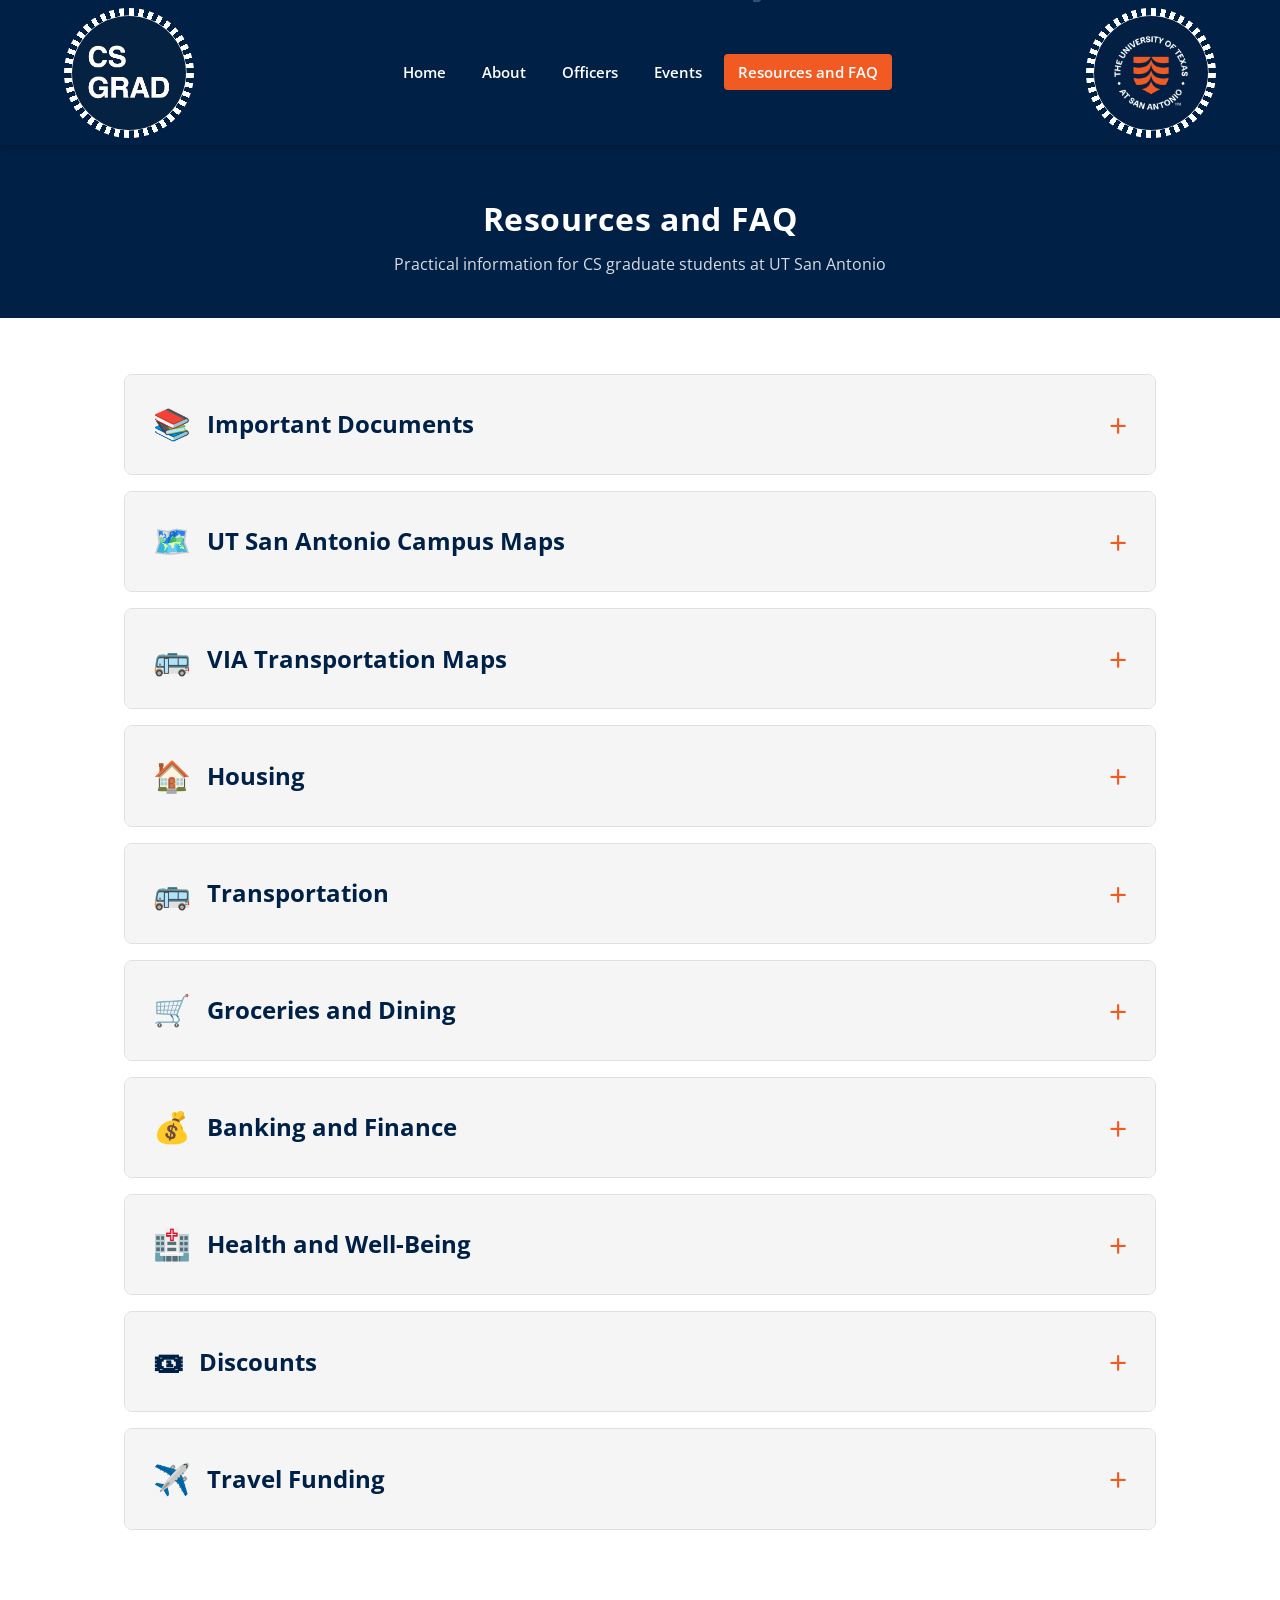
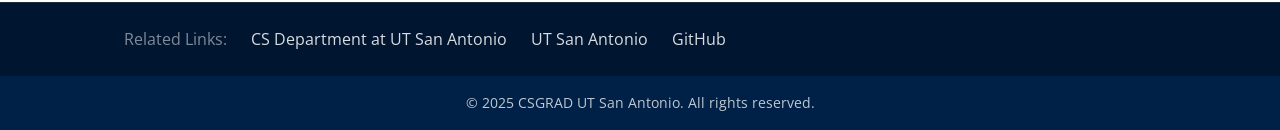
<file: resources.html>
<!DOCTYPE html>
<html lang="en">
<head>
  <meta charset="UTF-8" />
  <meta name="viewport" content="width=device-width, initial-scale=1.0" />
  <title>Resources and FAQ — CSGRAD UT San Antonio</title>
  <meta name="description" content="Resources, forms, campus maps, transit guides, and FAQ for Computer Science graduate students at UT San Antonio, curated by CSGRAD." />
  <link rel="canonical" href="https://csgradofficial.github.io/resources.html" />

  <meta property="og:type" content="website" />
  <meta property="og:site_name" content="CSGRAD UT San Antonio" />
  <meta property="og:title" content="CSGRAD Resources and FAQ — UT San Antonio" />
  <meta property="og:description" content="Documents, campus maps, transit guides, and FAQ for CS graduate students at UT San Antonio." />
  <meta property="og:url" content="https://csgradofficial.github.io/resources.html" />
  <meta property="og:image" content="https://csgradofficial.github.io/logos/csgradlogo.jpeg" />
  <meta name="twitter:card" content="summary_large_image" />
  <meta name="twitter:title" content="CSGRAD Resources and FAQ" />
  <meta name="twitter:description" content="Documents, campus maps, transit guides, and FAQ for CS graduate students at UT San Antonio." />
  <meta name="twitter:image" content="https://csgradofficial.github.io/logos/csgradlogo.jpeg" />

  <link rel="stylesheet" href="css/style.css" />
  <link rel="icon" href="logos/csgradlogo.jpeg" type="image/jpeg" />
</head>
<body>
  <div id="nav-placeholder"></div>

  <main>
    <div class="page-header">
      <canvas class="matrix-rain page-header-matrix" aria-hidden="true"></canvas>
      <h1>Resources and FAQ</h1>
      <p>Practical information for CS graduate students at UT San Antonio</p>
    </div>

    <section class="section">
      <div class="container">

        <!-- ── IMPORTANT DOCUMENTS ── -->
        <details class="accordion">
          <summary><span class="accordion-icon">&#128218;</span> Important Documents</summary>
          <div class="accordion-body">
            <ul class="documents-list">
              <li>
                <a href="docs/PhD-Handbook-v2025-Fall.pdf" download>
                  <strong>PhD Handbook</strong> — Fall 2025
                  <span class="doc-meta">PDF · 240 KB</span>
                </a>
              </li>
            </ul>
          </div>
        </details>

        <!-- ── UT SAN ANTONIO CAMPUS MAPS ── -->
        <details class="accordion">
          <summary><span class="accordion-icon">&#128506;&#65039;</span> UT San Antonio Campus Maps</summary>
          <div class="accordion-body">
            <div class="map-grid">
              <figure class="map-card">
                <a href="docs/maincampusmap.pdf" target="_blank" rel="noopener">
                  <img src="photos/maincampusmap-preview.jpg" alt="UT San Antonio Main Campus map preview" />
                </a>
                <figcaption>
                  <strong>Main Campus</strong>
                  <a href="docs/maincampusmap.pdf" class="map-download" download>Download PDF &#8595;</a>
                </figcaption>
              </figure>
              <figure class="map-card">
                <a href="docs/downtowncampusmap.pdf" target="_blank" rel="noopener">
                  <img src="photos/downtowncampusmap-preview.jpg" alt="UT San Antonio Downtown Campus map preview" />
                </a>
                <figcaption>
                  <strong>Downtown Campus</strong>
                  <a href="docs/downtowncampusmap.pdf" class="map-download" download>Download PDF &#8595;</a>
                </figcaption>
              </figure>
            </div>
            <p class="map-source">Source: <a href="https://map.utsa.edu" target="_blank" rel="noopener">map.utsa.edu</a></p>
          </div>
        </details>

        <!-- ── VIA TRANSPORTATION MAPS ── -->
        <details class="accordion">
          <summary><span class="accordion-icon">&#128652;</span> VIA Transportation Maps</summary>
          <div class="accordion-body">
            <div class="map-grid">
              <figure class="map-card">
                <a href="photos/VIA26_Link-mainland.webp" target="_blank" rel="noopener">
                  <img src="photos/VIA26_Link-mainland.webp" alt="VIA Link mainland zone map" />
                </a>
                <figcaption>
                  <strong>VIA Link — Mainland</strong>
                  <a href="photos/VIA26_Link-mainland.webp" class="map-download" download>Download Image &#8595;</a>
                </figcaption>
              </figure>
              <figure class="map-card">
                <a href="photos/VIA26_Link-downtown.webp" target="_blank" rel="noopener">
                  <img src="photos/VIA26_Link-downtown.webp" alt="VIA Link downtown zone map" />
                </a>
                <figcaption>
                  <strong>VIA Link — Downtown</strong>
                  <a href="photos/VIA26_Link-downtown.webp" class="map-download" download>Download Image &#8595;</a>
                </figcaption>
              </figure>
            </div>
            <p class="map-source">Source: <a href="https://www.viainfo.net/link" target="_blank" rel="noopener">viainfo.net/link</a></p>
          </div>
        </details>

        <!-- ── HOUSING ── -->
        <details class="accordion">
          <summary><span class="accordion-icon">&#127968;</span> Housing</summary>
          <div class="accordion-body">
            <p><em>UT San Antonio does not verify or endorse off-campus listings, and neither does CSGRAD. Rents and availability change constantly — the linked pages are authoritative.</em></p>

            <h3>Before You Sign</h3>
            <p>CS graduate work is <strong>split across two campuses</strong>. Check your own course schedule and your advisor's lab location before committing to a lease.</p>
            <div class="table-wrap">
              <table>
                <thead><tr><th>Location</th><th>Address</th><th>Campus</th><th>What's there</th></tr></thead>
                <tbody>
                  <tr><td>San Pedro II</td><td>622 Dolorosa St</td><td>Downtown</td><td>CS department office, faculty offices, classrooms, newer labs</td></tr>
                  <tr><td>San Pedro I</td><td>506 Dolorosa St</td><td>Downtown</td><td>CAICC classrooms and collaboration space</td></tr>
                  <tr><td>North Paseo Building (NPB)</td><td>Main Campus</td><td>Main</td><td>Older CS research labs</td></tr>
                </tbody>
              </table>
            </div>
            <ul>
              <li><strong>The Runner shuttle serves Main Campus only</strong> — there is no Runner route between campuses. Downtown is reached on the free VIA U-Pass.</li>
              <li>If your classes are downtown but your lab is in NPB, you will make that trip regularly — weigh both commutes.</li>
              <li><a href="https://caicc.utsa.edu/computer-science/contact.html" target="_blank" rel="noopener">CS contact page</a> · <a href="https://caicc.utsa.edu/downtown-at-san-pedro/" target="_blank" rel="noopener">Downtown at San Pedro</a></li>
            </ul>

            <h3>On-Campus</h3>
            <ul>
              <li>Most CS grad students live <strong>off campus</strong> — halls are undergrad-oriented and grad students often need a manual portal override to apply (studenthousing@utsa.edu).</li>
              <li><strong>Every UT San Antonio Housing resident must buy a meal plan.</strong> None is selected by move-in, one is auto-assessed.</li>
              <li><strong>University Oaks is the sole exception</strong> — apartment-style, leased through Campus Living Villages, no meal plan required.</li>
              <li>Main Campus halls: Alvarez, Blanco, Chaparral Village, Chisholm, Guadalupe, Laurel Village. Chisholm has private baths; Chaparral and Laurel are suite-style with kitchenettes.</li>
              <li><strong>The Continental</strong> (322 W Commerce St) is the only UT San Antonio housing at the Downtown Campus.</li>
              <li>Utilities and internet included; academic-year leases; billed to the student account, so financial aid applies.</li>
              <li>Options and applications: <a href="https://housing.utsa.edu/" target="_blank" rel="noopener">housing.utsa.edu</a></li>
            </ul>

            <h3>Off-Campus</h3>
            <p>Where CS grad students commonly live, all near Main Campus. Search listings on the <a href="https://offcampushousing.utsa.edu/listing" target="_blank" rel="noopener">UT San Antonio off-campus marketplace</a>.</p>
            <div class="table-wrap">
              <table>
                <thead><tr><th>Complex</th><th>Address</th><th>Distance</th><th>Runner route?</th></tr></thead>
                <tbody>
                  <tr><td>Campus Edge on UTSA Blvd</td><td>6802 UTSA Blvd</td><td>0.7 mi</td><td>Yes</td></tr>
                  <tr><td>Lark San Antonio</td><td>15655 Market Hill Blvd</td><td>0.7 mi</td><td>Yes</td></tr>
                  <tr><td>Avalon Place</td><td>6676 UTSA Blvd</td><td>0.8 mi</td><td>Yes</td></tr>
                  <tr><td>Maverick Creek Villas</td><td>15651 Chase Hill Blvd</td><td>0.8 mi</td><td>Yes</td></tr>
                  <tr><td>Tetro Student Village</td><td>7023 N Loop 1604 W</td><td>0.8 mi</td><td>Yes</td></tr>
                  <tr><td>Hill Country Place</td><td>6222 UTSA Blvd</td><td>1.0 mi</td><td>Yes</td></tr>
                  <tr><td>SkyVue</td><td>15800 Chase Hill Blvd</td><td>1.1 mi</td><td>Walk to High View stop</td></tr>
                  <tr><td>Chase Hill Apartments</td><td>15801 Chase Hill Blvd</td><td>1.1 mi</td><td>Walk to High View stop</td></tr>
                  <tr><td>Villas at Babcock</td><td>14333 Babcock Rd</td><td>1.2 mi</td><td>Yes</td></tr>
                  <tr><td>The Oasis</td><td>6023 UTSA Blvd</td><td>1.2 mi</td><td>Yes</td></tr>
                  <tr><td>The Reserve</td><td>13903 Babcock Rd</td><td>1.3 mi</td><td>Yes</td></tr>
                  <tr><td>High View</td><td>15949 Chase Hill Blvd</td><td>1.3 mi</td><td>Yes</td></tr>
                  <tr><td>Broadstone Ranch</td><td>5803 UTSA Blvd</td><td>1.4 mi</td><td>Yes</td></tr>
                </tbody>
              </table>
            </div>
            <p>No Runner route reaches the Downtown Campus.</p>
          </div>
        </details>

        <!-- ── TRANSPORTATION ── -->
        <details class="accordion">
          <summary><span class="accordion-icon">&#128652;</span> Transportation</summary>
          <div class="accordion-body">
            <p><em>Schedules, routes and rates change every semester — the linked Campus Services pages are authoritative.</em></p>
            <ul>
              <li>A car is not required, but going without one is inconvenient — transit covers campus commutes well, groceries and errands poorly.</li>
              <li>CS grad work splits between <strong>Main Campus</strong> (NPB, library) and <strong>Downtown</strong> (San Pedro I &amp; II). Three free services cover that geography and none covers all of it:</li>
            </ul>
            <div class="table-wrap">
              <table>
                <thead><tr><th>Service</th><th>Covers</th></tr></thead>
                <tbody>
                  <tr><td>VIA U-Pass</td><td>All city buses, including Main ↔ Downtown</td></tr>
                  <tr><td>The Runner</td><td>Main Campus lots and a fixed list of nearby apartments</td></tr>
                  <tr><td>The Little Runner</td><td>Downtown Campus ↔ San Pedro I/II ↔ One Riverwalk ↔ Southwest</td></tr>
                </tbody>
              </table>
            </div>
            <p>Set up the VIA U-Pass in your first week. <a href="https://www.utsa.edu/campusservices/runner/" target="_blank" rel="noopener">Campus Services — Runner</a> · <a href="https://www.utsa.edu/campusservices/parking/" target="_blank" rel="noopener">Parking</a> · campusservices@utsa.edu · 210-458-7275</p>

            <h3>Getting In from the Airport</h3>
            <p>SAT is about 15 miles from Main Campus. Rideshare from Terminal A lower-level commercial curb is ~25 min; the GO Airport Shuttle desk at baggage claim is ~40 min; VIA routes 7 → 93 is cheapest at ~1 hr 20 min but involves a transfer — hard with a semester's luggage. Arrange late-night and weekend arrivals in advance. <a href="https://flysanantonio.com/home/ground-transportation/ride-share/" target="_blank" rel="noopener">SAT ground transportation</a></p>

            <h3>VIA U-Pass — Free City Buses</h3>
            <ul>
              <li>Free to all current students — no fee, no application. Set up in the <strong>VIA goMobile+</strong> app with your UT San Antonio email.</li>
              <li>A physical sticker is available from Campus Services (MS 1.01.52) as a backup for when the app fails.</li>
              <li><strong>Route 93 (Roadrunner Express)</strong> is the Main ↔ Downtown connection.</li>
              <li><strong>VIA Link</strong> on-demand vans are also free with the pass, within zones. <a href="https://www.viainfo.net/link/" target="_blank" rel="noopener">Coverage map</a></li>
              <li><a href="https://www.utsa.edu/campusservices/runner/via.html" target="_blank" rel="noopener">VIA options at UT San Antonio</a></li>
            </ul>

            <h3>The Runner — Main Campus Only</h3>
            <p>Free, no permit. Does not go downtown.</p>
            <div class="table-wrap">
              <table>
                <thead><tr><th>Route</th><th>Serves</th><th>Drop-off</th></tr></thead>
                <tbody>
                  <tr><td>12/14</td><td>Hill Country Place, Broadstone Ranch, The Oasis</td><td>Bauerle Lot 1</td></tr>
                  <tr><td>20/22</td><td>Villas at Babcock, The Reserve, Campus Edge on UTSA Blvd, Avalon Place</td><td>Ford Lot</td></tr>
                  <tr><td>45/47</td><td>High View Place, Maverick Creek, Lark San Antonio, Tetro Village</td><td>Campus Oval</td></tr>
                </tbody>
              </table>
            </div>
            <ul>
              <li>On-campus lot routes 13 and 43 run <strong>fall and spring only</strong>.</li>
              <li>Live tracking: <a href="https://therunner.utsa.edu/" target="_blank" rel="noopener">therunner.utsa.edu</a> · <a href="https://www.utsa.edu/campusservices/runner/schedules.html" target="_blank" rel="noopener">Routes and schedules</a></li>
            </ul>

            <h3>The Little Runner — Downtown and San Pedro</h3>
            <ul>
              <li>The service that matters if your classes are in San Pedro I or II.</li>
              <li>Free micro-transit, university community only, connecting Downtown Campus, San Pedro I/II, One Riverwalk Place and Southwest Campus.</li>
              <li><a href="https://www.utsa.edu/about/campuses/downtown-experience/parking-transportation/" target="_blank" rel="noopener">Downtown parking and transportation</a></li>
            </ul>

            <h3>Bikes and Scooters</h3>
            <ul>
              <li><strong>Bikes must be registered with Campus Services</strong> — free. <a href="https://www.utsa.edu/campusservices/runner/bike.html" target="_blank" rel="noopener">Register here</a>. Racks on both campuses.</li>
              <li><strong>UT San Antonio Public Safety may provide a free lock</strong> when you register a bike or scooter — ask when you register rather than buying one first.</li>
              <li>Free self-service repairs at the <strong>Tito Bradshaw Bicycle Repair Shop</strong> (across from Ximenes Avenue Garage), and free semester-long bike rentals through Outdoor Pursuits · BikeShop@utsa.edu</li>
              <li>Lyft and Bird scooters operate on campus through their apps.</li>
              <li><a href="https://www.utsa.edu/campusservices/runner/alt_transportation.html" target="_blank" rel="noopener">Alternative transportation</a></li>
            </ul>

            <h3>Parking</h3>
            <ul>
              <li>Grad students on a GRA/GTA appointment are <strong>employees</strong> and normally buy <strong>Employee B</strong>; without an appointment the equivalent is <strong>Commuter Student (C)</strong>. Employee B also parks in Employee A spaces evenings and weekends.</li>
              <li>Buy through the <strong>MyParking</strong> portal. <a href="https://www.utsa.edu/campusservices/parking/permits.html" target="_blank" rel="noopener">Permit types and rates</a></li>
              <li>Where CS grads park: the lots beside NPB on Main; <strong>D1 or D2</strong> downtown, under the elevated highway, with the Little Runner covering the last leg to San Pedro. <a href="https://www.utsa.edu/campusservices/parking/dtc-sp-parking.html" target="_blank" rel="noopener">Downtown parking</a></li>
              <li><strong>No permit needed</strong> 10pm–7am Mon–Thu and 4:30pm Friday to 7am Monday. Hourly parking via ParkMobile. <a href="https://www.utsa.edu/campusservices/parking/parking-guide.html" target="_blank" rel="noopener">Parking guide</a></li>
            </ul>

            <h3>Driving in Texas</h3>
            <ul>
              <li>Licence: <a href="https://www.dps.texas.gov/" target="_blank" rel="noopener">Texas DPS</a> · registration and annual inspection: <a href="https://www.txdmv.gov/" target="_blank" rel="noopener">Texas DMV</a></li>
              <li><strong>Liability insurance is legally required.</strong> International students should check with <a href="https://global.utsa.edu/students/" target="_blank" rel="noopener">ISSS</a> before applying for a licence — requirements depend on visa status and SSN.</li>
            </ul>
          </div>
        </details>

        <!-- ── GROCERIES & DINING ── -->
        <details class="accordion">
          <summary><span class="accordion-icon">&#128722;</span> Groceries and Dining</summary>
          <div class="accordion-body">
            <p><em>Listed for orientation only — CSGRAD does not verify or endorse any business.</em></p>
            <ul>
              <li>A meal plan is only required if you live in UT San Antonio Housing — see Housing above.</li>
              <li>One full grocery store is walkable from Main Campus; everything else needs a bus, bike or car.</li>
            </ul>

            <h3>Roadrunner Pantry — Free Groceries</h3>
            <ul>
              <li>Open to <strong>all UT San Antonio students, staff and faculty</strong> with a valid UT San Antonio ID, at no cost.</li>
              <li><strong>Main Campus:</strong> Student Union 1.04.06 · <strong>Downtown:</strong> Durango Building 1.306</li>
              <li>Non-perishable food and toiletries, order-ahead pickup, donated meal swipes, and monthly San Antonio Food Bank distributions.</li>
              <li>Hours change each semester. <a href="https://www.utsa.edu/students/advocacy/pantry/" target="_blank" rel="noopener">Roadrunner Pantry</a></li>
            </ul>

            <h3>Campus Dining</h3>
            <ul>
              <li>Commuters and University Oaks residents may buy the <strong>Rowdy 75</strong> plan.</li>
              <li><strong>A GRA or GTA appointment does not qualify you for the employee dining plan</strong> — student employees buy student meal plans.</li>
              <li><strong>Dining Dollars</strong> roll over fall to spring, then are forfeited at year end.</li>
              <li>A campus nutritionist offers free consultations for allergies and dietary needs.</li>
              <li><a href="https://utsa.mydininghub.com/en/locations" target="_blank" rel="noopener">Campus food locations</a> · <a href="https://www.utsa.edu/campusservices/dining/meal-plans.html" target="_blank" rel="noopener">Meal plans</a> · <a href="https://www.utsa.edu/campusservices/dining/downtown-dining.html" target="_blank" rel="noopener">Downtown dining</a></li>
            </ul>

            <h3>Groceries</h3>
            <div class="table-wrap">
              <table>
                <thead><tr><th>Store</th><th>Area</th><th>Notes</th></tr></thead>
                <tbody>
                  <tr><td>H-E-B (College Park)</td><td>Loop 1604</td><td>Closest to Main Campus, ~20–25 min walk</td></tr>
                  <tr><td>H-E-B (South Flores Market)</td><td>516 S Flores St</td><td>Closest to the Downtown Campus</td></tr>
                  <tr><td>H-E-B</td><td>De Zavala Rd, Bandera Rd</td><td>Full grocery</td></tr>
                  <tr><td>Costco</td><td>5611 UTSA Blvd</td><td>Bulk; membership required</td></tr>
                  <tr><td>Walmart Supercenter</td><td>De Zavala Rd</td><td>Grocery and household</td></tr>
                  <tr><td>Aladdin International Food Market</td><td>15503 Babcock Rd</td><td>Halal meat; Middle Eastern and international</td></tr>
                  <tr><td>Ali Baba International Food Market</td><td>Wurzbach Rd</td><td>Halal butchery; Mediterranean, South Asian</td></tr>
                  <tr><td>Des Pardes International Market</td><td>4081 Medical Dr</td><td>Halal meat; Indian, Pakistani, Afghan</td></tr>
                  <tr><td>Alamo Farms</td><td>200 Chihuahua St</td><td>Fresh meat and live poultry — near Downtown</td></tr>
                </tbody>
              </table>
            </div>
            <p>Costco and Aladdin sit on the same UTSA Blvd and Babcock corridors as most shuttle-served apartments.</p>

            <h3>Shopping Without a Car</h3>
            <ul>
              <li><strong>The Runner does not serve grocery stores</strong> — VIA buses do, free with the U-Pass.</li>
              <li><strong>VIA Link</strong> on-demand vans are free with the pass but only run within fixed zones — check the <a href="https://www.viainfo.net/link/" target="_blank" rel="noopener">coverage map</a> against the stores you plan to use.</li>
              <li>H-E-B and Walmart offer curbside pickup and delivery.</li>
            </ul>
          </div>
        </details>

        <!-- ── BANKING & FINANCE ── -->
        <details class="accordion">
          <summary><span class="accordion-icon">&#128176;</span> Banking and Finance</summary>
          <div class="accordion-body">
            <p><em>Informational only — CSGRAD does not endorse any bank or card, and none of this is financial advice. Terms and fees change constantly; check the provider before acting.</em></p>

            <h3>Opening an Account</h3>
            <ul>
              <li>Open one in your first weeks — stipends, payroll and refunds all need a US account.</li>
              <li>Typically bring: <strong>passport, I-20 or DS-2019, visa and I-94, proof of UT San Antonio enrollment, and a local address</strong>.</li>
              <li>Some banks open a checking account <strong>without an SSN</strong> using your immigration documents; others require one. Policies vary by bank and by branch — call ahead rather than making the trip twice.</li>
              <li><strong>Expect to book an appointment.</strong> Most branches will not open a new account as a walk-in, and appointment slots fill up in August when everyone arrives at once.</li>
              <li>ISSS publishes a banking guide for international students. <a href="https://global.utsa.edu/students/new-student-arrival-guide.html" target="_blank" rel="noopener">New student arrival guide</a> · International.Services@utsa.edu</li>
            </ul>

            <h3>Banks</h3>
            <div class="table-wrap">
              <table>
                <thead><tr><th>Bank</th><th>Nearest branch</th><th>Notes</th></tr></thead>
                <tbody>
                  <tr><td>Chase</td><td>5258 De Zavala Rd</td><td>College Checking waives the monthly fee while enrolled, but is aimed at ages <strong>17–24</strong></td></tr>
                  <tr><td>Wells Fargo</td><td>13703 W IH 10 (UTSA Boulevard branch)</td><td>Clear Access Banking has no overdraft fees; the fee waiver is also age-based, up to <strong>24</strong></td></tr>
                  <tr><td>Chime</td><td>None — app only</td><td><strong>Not a bank</strong> — accounts held at Bancorp or Stride. No monthly fee or minimum, early direct deposit, wide fee-free ATM network. <strong>SSN required</strong></td></tr>
                </tbody>
              </table>
            </div>
            <ul>
              <li>Both branches sit near De Zavala Rd and IH-10, southeast of Main Campus — not walkable, and not on a Runner route.</li>
              <li>Age-based fee waivers miss a lot of grad students — check which account you actually qualify for rather than assuming the student one.</li>
              <li>Branches matter for wire transfers, cashier's checks and notarization. A branchless account is hard to use alone in your first year.</li>
            </ul>

            <h3>New Account Offers</h3>
            <ul>
              <li>All three run new-customer cash bonuses, typically requiring either a set number of qualifying transactions or a direct deposit within the first 45–60 days.</li>
              <li><strong>Wells Fargo excludes non-resident aliens and anyone filing IRS Form W-8</strong>, which rules out most F-1 students in their early years — read the eligibility terms before counting on a bonus.</li>
              <li>Amounts and deadlines change monthly. <a href="https://www.nerdwallet.com/" target="_blank" rel="noopener">NerdWallet</a> and <a href="https://www.creditkarma.com/" target="_blank" rel="noopener">Credit Karma</a> track current offers across providers.</li>
            </ul>

            <h3>Credit Cards</h3>
            <p>Building a US credit history early makes renting, phone plans, car loans and insurance easier later.</p>
            <ul>
              <li>Most issuers require an <strong>SSN or ITIN</strong>. Without one, a <strong>secured card</strong> — where your deposit becomes the credit line — is usually the only route in.</li>
              <li><strong>Student cards</strong> are designed for applicants with limited or no credit history, and the common ones carry no annual fee.</li>
              <li>Some cards are poorly accepted outside the US, which matters if you travel home.</li>
              <li>Compare current cards and terms on <a href="https://www.nerdwallet.com/" target="_blank" rel="noopener">NerdWallet</a> or <a href="https://www.creditkarma.com/" target="_blank" rel="noopener">Credit Karma</a>.</li>
            </ul>
          </div>
        </details>

        <!-- ── HEALTH & WELL-BEING ── -->
        <details class="accordion">
          <summary><span class="accordion-icon">&#127973;</span> Health and Well-Being</summary>
          <div class="accordion-body">
            <p><em>Informational only — CSGRAD is not a healthcare provider, and none of this is medical advice. Every detail below changes; treat the linked UT San Antonio pages as authoritative.</em></p>
            <ul>
              <li>Two separate systems: <strong>campus care</strong> (Wellness 360 — counseling and basic medical) and <strong>insurance</strong> (UTSHIP/AcademicBlue — everything off campus).</li>
              <li>Counseling at Wellness 360 is <strong>free</strong> to registered students, insurance or not.</li>
              <li><strong>All in-person services are Main Campus, M–F 8am–5pm.</strong> CS coursework is at San Pedro I/II Downtown — budget the trip, or use the 24/7 virtual options.</li>
              <li>International students on F-1/F-2/J-1/J-2 are <strong>auto-enrolled and billed</strong> for UTSHIP unless a waiver is approved inside a narrow window.</li>
            </ul>

            <h3>In a Crisis</h3>
            <div class="table-wrap">
              <table>
                <thead><tr><th>Situation</th><th>Contact</th></tr></thead>
                <tbody>
                  <tr><td>Immediate danger</td><td><strong>911</strong></td></tr>
                  <tr><td>UT San Antonio 24-hour crisis line</td><td><strong>210-458-4140</strong>, option <strong>3</strong></td></tr>
                  <tr><td>Walk-in, business hours</td><td>Wellness 360, <strong>RWC 1.500</strong></td></tr>
                  <tr><td>24/7 virtual</td><td>TimelyCare <strong>TalkNow</strong> — no appointment</td></tr>
                  <tr><td>National, 24/7</td><td><strong>988</strong> Suicide &amp; Crisis Lifeline</td></tr>
                </tbody>
              </table>
            </div>
            <p>No appointment, diagnosis, or insurance needed for any of these.</p>

            <h3>Campus Care</h3>
            <ul>
              <li><strong>Counseling</strong> — free, in person or virtual · 210-458-4142 · RWC 1.500 · <a href="https://www.utsa.edu/students/wellbeing/services/counseling.html" target="_blank" rel="noopener">Services and how to book</a></li>
              <li><strong>Medical</strong> — primary care, vaccinations, sexual health, diagnostics, run by UT Health San Antonio · <a href="https://wellness360.uthealthsa.org/wellness-360-at-utsa/" target="_blank" rel="noopener">Wellness 360</a> · <a href="https://myhealth.utsa.edu" target="_blank" rel="noopener">Book via MyHealth</a></li>
              <li><strong>TimelyCare</strong> — 24/7 on-demand support, scheduled counseling, psychiatry, health coaching. Register with your UT San Antonio email · <a href="https://timelycare.com/utsa/" target="_blank" rel="noopener">timelycare.com/utsa</a></li>
              <li><strong>Anonymous self-screenings</strong> — eCHECKUP and ScreenU, confidential, not linked to your identity · <a href="https://www.utsa.edu/students/wellbeing/quick/screenings.html" target="_blank" rel="noopener">Screenings</a></li>
              <li>Everything else: <a href="https://www.utsa.edu/students/wellbeing/" target="_blank" rel="noopener">UT San Antonio Wellbeing hub</a> · 210-458-4142 · wellbeing.education@utsa.edu</li>
            </ul>
            <p>Locations: Wellness 360 and Counseling <strong>RWC 1.500</strong> · Recovery Center <strong>JPL 4.02.08</strong> · PEACE <strong>SU 1.02.22</strong>. All Main Campus — no Downtown location is published. From San Pedro, use the free VIA U-Pass, routes 93/94.</p>

            <h3>Health Insurance</h3>
            <p><strong>UTSHIP</strong> = AcademicBlue, underwritten by BCBS of Texas. Medical, pharmacy, behavioral health, telehealth, and travel/evacuation coverage · <a href="https://utsa.myahpcare.com/benefits" target="_blank" rel="noopener">What's covered</a></p>
            <p>Auto-enrolled, billed to your student account:</p>
            <ul>
              <li>International students on <strong>F-1, F-2, J-1, J-2</strong>.</li>
              <li><strong>Funded, full-time doctoral students with full graduate assistantships</strong> — enrolled prepaid, single subscriber · <a href="https://www.utsa.edu/people-excellence/current-employees/benefits/graduate-student-benefits.html" target="_blank" rel="noopener">Graduate student benefits</a></li>
              <li>Master's students and partial appointments are <strong>not</strong> covered by that automatic doctoral enrollment — check your own status rather than assuming.</li>
            </ul>

            <h3>Waiving the Charge</h3>
            <ul>
              <li>You are billed unless a waiver is <strong>approved</strong> — submitting is not enough.</li>
              <li>Windows are narrow and open before the term starts (fall runs roughly mid-July to mid-September). Current dates and the comparable-coverage criteria: <a href="https://utsa.myahpcare.com/waiver" target="_blank" rel="noopener">Waiver portal</a></li>
              <li>Home-country and travel policies routinely fail on deductible and evacuation minimums — read the criteria before buying one.</li>
              <li>An approved waiver lacking evacuation coverage still triggers separate AES enrollment.</li>
              <li>International student questions: <a href="https://global.utsa.edu/students/health-insurance.html" target="_blank" rel="noopener">ISSS health insurance</a> · International.Services@utsa.edu · 210-458-7202</li>
            </ul>

            <h3>Support and Advocacy</h3>
            <ul>
              <li><a href="https://www.utsa.edu/students/advocacy/peace/" target="_blank" rel="noopener">PEACE</a> — survivors of sexual violence</li>
              <li><a href="https://www.utsa.edu/students/wellbeing/services/recovery.html" target="_blank" rel="noopener">Recovery Center</a> — students in recovery</li>
              <li><a href="https://www.utsa.edu/students/wellbeing/programs/green-dot.html" target="_blank" rel="noopener">Green Dot</a> — bystander intervention training</li>
              <li><a href="https://www.utsa.edu/students/wellbeing/programs/jed.html" target="_blank" rel="noopener">JED Campus</a> — campus mental health and suicide prevention</li>
            </ul>
          </div>
        </details>

        <!-- ── DISCOUNTS ── -->
        <details class="accordion">
          <summary><span class="accordion-icon">&#127903;</span> Discounts</summary>
          <div class="accordion-body">
            <p>Your UTSACard and your UT San Antonio email are worth money. Most programs verify student status through your <code>.edu</code> address or a service like SheerID or UNiDAYS.</p>

            <h3>UT San Antonio Employee Discount Program</h3>
            <ul>
              <li>Discounts with local and national vendors — arts and entertainment, automotive, child care, electronics, food, health and wellness, apartments and retail.</li>
              <li>Redeem by showing a valid <strong>UTSACard</strong> in store, or entering a vendor code online.</li>
              <li><a href="https://www.utsa.edu/people-excellence/current-employees/benefits/edp.html" target="_blank" rel="noopener">Employee Discount Program</a></li>
            </ul>

            <h3>Retail and Subscriptions</h3>
            <div class="table-wrap">
              <table>
                <thead><tr><th>Service</th><th>Notes</th></tr></thead>
                <tbody>
                  <tr><td><a href="https://www.amazon.com/Amazon-Student/b?node=668781011" target="_blank" rel="noopener">Amazon Prime Student</a></td><td>Reduced Prime rate after a free trial</td></tr>
                  <tr><td><a href="https://www.walmart.com/plus/student" target="_blank" rel="noopener">Walmart+ Student</a></td><td>Reduced Walmart+ rate — delivery and pickup</td></tr>
                  <tr><td><a href="https://www.youtube.com/premium/student" target="_blank" rel="noopener">YouTube Premium Student</a></td><td>Reduced rate, includes YouTube Music</td></tr>
                </tbody>
              </table>
            </div>
            <p>Student rates usually run for a limited number of years and require re-verification — check current terms before subscribing.</p>

            <h3>Software</h3>
            <ul>
              <li><strong>GitHub Student Developer Pack</strong> — free developer tools and cloud credits</li>
              <li><strong>JetBrains</strong> — free student licenses for the full IDE suite</li>
              <li>Apple, Microsoft and Adobe all price education licenses separately</li>
              <li>Check what UT San Antonio already licenses for you before paying for anything</li>
            </ul>
          </div>
        </details>

        <!-- ── TRAVEL FUNDING ── -->
        <details class="accordion">
          <summary><span class="accordion-icon">&#9992;&#65039;</span> Travel Funding</summary>
          <div class="accordion-body">

            <h3>Graduate School Academic Travel Fund (GSATF)</h3>
            <p>Supplemental funding to attend a major professional conference <strong>where you are presenting</strong>. It is designed to top up departmental support, not replace it.</p>

            <h4>Eligibility</h4>
            <ul>
              <li>Enrolled in <strong>6+ credit hours</strong> in fall or spring (1–3 doctoral dissertation hours count), or <strong>3+ in summer</strong>.</li>
              <li>Good academic standing both in the semester you are awarded and the semester you use the funds.</li>
              <li><strong>One award per academic year.</strong></li>
              <li>No more than <strong>3 student authors per project</strong> can be funded.</li>
              <li>Presenting counts broadly — papers, posters, panels and roundtables, including moderating.</li>
            </ul>

            <h4>Deadlines</h4>
            <div class="table-wrap">
              <table>
                <thead><tr><th>Semester</th><th>Submit by</th></tr></thead>
                <tbody>
                  <tr><td>Fall</td><td>September 1 · November 1</td></tr>
                  <tr><td>Spring</td><td>February 1 · April 1</td></tr>
                  <tr><td>Summer</td><td>July 1</td></tr>
                </tbody>
              </table>
            </div>
            <p>Fixed dates, not rolling. Allow <strong>30 days</strong> past the deadline for review and disbursement.</p>

            <h4>Applying</h4>
            <ul>
              <li>Several travel authorization and release forms go to your <strong>department first</strong> — start there, since collecting signatures is the slow part.</li>
              <li>The application needs a <strong>PI Acknowledgement signature</strong> and a <strong>500–750 word personal statement</strong>.</li>
              <li>Up to <strong>$750</strong> per student.</li>
              <li><strong>Reimbursement only</strong> — you pay up front and are repaid after the trip. Budget for that gap, especially on international travel.</li>
              <li>Colleges disburse the funds; anything unused returns to the Graduate School.</li>
              <li><a href="https://graduateschool.utsa.edu/tuition-funding/graduate-school-academic-travel-fund.html" target="_blank" rel="noopener">Graduate School Academic Travel Fund</a></li>
            </ul>

            <h3>Other Sources</h3>
            <ul>
              <li><strong>Your advisor's grant</strong> is usually the primary funder — ask there first, since GSATF is explicitly supplemental.</li>
              <li><strong>Department and college</strong> travel support.</li>
              <li><strong>Conference travel grants</strong> — ACM, IEEE and most major venues run their own student travel awards. Apply as soon as your paper is accepted; these deadlines are often earlier than the university's.</li>
            </ul>

            <h3>Before You Book</h3>
            <ul>
              <li>Get the departmental travel authorization approved <strong>before</strong> you travel — reimbursement depends on it.</li>
              <li><strong>Keep everything</strong> — receipts for flights, ground transport, meals and accommodation, plus boarding passes and every confirmation and booking email.</li>
              <li>Save them as you go rather than at the end; hotel folios and meal receipts are the ones people lose.</li>
              <li><strong>International students:</strong> confirm your travel signature and visa status with <a href="https://global.utsa.edu/students/" target="_blank" rel="noopener">ISSS</a> before leaving the country.</li>
            </ul>
          </div>
        </details>

      </div>
    </section>

  </main>

  <div id="footer-placeholder"></div>
  <script src="js/main.js"></script>
  <script src="js/matrix.js"></script>
</body>
</html>
</file>
<file: css/style.css>
@import url('https://fonts.googleapis.com/css2?family=Open+Sans:wght@400;600;700&display=swap');

/* ── Variables ── */
:root {
  --orange: #F15A22;
  --navy:   #002147;
  --white:  #FFFFFF;
  --gray-light: #F5F5F5;
  --gray-mid:   #E0E0E0;
  --gray-text:  #555555;
  --nav-height: 145px;
}

/* ── Reset ── */
*, *::before, *::after { box-sizing: border-box; margin: 0; padding: 0; }
html { scroll-behavior: smooth; }
body {
  font-family: 'Open Sans', sans-serif;
  font-size: 16px;
  line-height: 1.6;
  color: #222;
  background: var(--white);
  padding-top: var(--nav-height);
}
img { max-width: 100%; display: block; }
a { color: var(--orange); text-decoration: none; }
a:hover { text-decoration: underline; }

/* ── Layout container ── */
.container {
  width: 100%;
  max-width: 1080px;
  margin: 0 auto;
  padding: 0 24px;
}

/* ── Navbar ── */
.navbar {
  position: fixed;
  top: 0; left: 0; right: 0;
  height: var(--nav-height);
  background: var(--navy);
  z-index: 100;
  box-shadow: 0 2px 6px rgba(0,0,0,0.25);
}
.nav-container {
  display: grid;
  grid-template-columns: 1fr auto 1fr;
  align-items: center;
  height: 100%;
  max-width: 1200px;
  margin: 0 auto;
  padding: 0 24px;
}
.nav-logo-left,
.nav-logo-right {
  --frame-size: 130px;
  --teeth: 40;
  width: var(--frame-size);
  height: var(--frame-size);
  display: inline-flex;
  align-items: center;
  justify-content: center;
  border-radius: 50%;
  background:
    radial-gradient(closest-side, var(--white) 88%, transparent 89%),
    repeating-conic-gradient(var(--white) 0 calc(180deg / var(--teeth)), transparent 0 calc(360deg / var(--teeth)));
}
.nav-logo-left  { justify-self: start; }
.nav-logo-right { justify-self: end; }
.nav-logo-left img {
  height: 114px;
  width: 114px;
  object-fit: cover;
  border-radius: 50%;
}
.nav-logo-right img {
  height: 114px;
  width: 114px;
  object-fit: cover;
  object-position: center;
  border-radius: 50%;
}
.nav-links {
  list-style: none;
  display: flex;
  gap: 8px;
}
.nav-links a {
  color: var(--white);
  font-weight: 600;
  font-size: 0.95rem;
  padding: 8px 14px;
  border-radius: 4px;
  transition: background 0.2s;
}
.nav-links a:hover,
.nav-links a.active {
  background: var(--orange);
  text-decoration: none;
}
.nav-toggle {
  display: none;
  background: none;
  border: none;
  color: var(--white);
  font-size: 1.6rem;
  cursor: pointer;
}

/* ── Page header (used on inner pages) ── */
.page-header {
  background: var(--navy);
  color: var(--white);
  padding: 48px 0 40px;
  text-align: center;
  position: relative;
  overflow: hidden;
  isolation: isolate;
}
.page-header h1,
.page-header p { position: relative; z-index: 1; }
.page-header h1 {
  font-size: 2rem;
  font-weight: 700;
  letter-spacing: 0.02em;
}
.page-header p {
  margin-top: 8px;
  font-size: 1rem;
  opacity: 0.85;
}
.page-header-matrix {
  position: absolute;
  inset: 0;
  width: 100%;
  height: 100%;
  z-index: 0;
  opacity: 0.22;
  pointer-events: none;
}
@media (prefers-reduced-motion: reduce) {
  .page-header-matrix { display: none; }
}

/* ── Section ── */
.section {
  padding: 56px 0;
}
.section-alt {
  background: var(--gray-light);
}
.section h2 {
  font-size: 1.6rem;
  font-weight: 700;
  color: var(--navy);
  margin-bottom: 16px;
}
.section p {
  color: var(--gray-text);
  max-width: 720px;
}

/* ── Hero ── */
.hero {
  background: var(--navy);
  color: var(--white);
  padding: 72px 0 64px;
  position: relative;
  overflow: hidden;
  isolation: isolate;
}
.hero > .container { position: relative; z-index: 1; }
.hero-matrix {
  position: absolute;
  inset: 0;
  width: 100%;
  height: 100%;
  z-index: 0;
  opacity: 0.28;
  pointer-events: none;
}
.hero::after {
  content: "";
  position: absolute;
  inset: 0;
  z-index: 0;
  background: linear-gradient(90deg, rgba(0,33,71,0.85) 0%, rgba(0,33,71,0.35) 60%, rgba(0,33,71,0.05) 100%);
  pointer-events: none;
}
.nav-matrix {
  position: absolute;
  inset: 0;
  width: 100%;
  height: 100%;
  z-index: 0;
  opacity: 0.22;
  pointer-events: none;
}
.navbar { isolation: isolate; }
.navbar .nav-container { position: relative; z-index: 1; }
@media (prefers-reduced-motion: reduce) {
  .hero-matrix,
  .nav-matrix,
  .hero::after { display: none; }
}
.hero h1 {
  font-size: 2.4rem;
  font-weight: 700;
  margin-bottom: 24px;
  line-height: 1.2;
}
.hero p {
  font-size: 1.05rem;
  line-height: 1.8;
  max-width: 820px;
  opacity: 0.9;
  margin-bottom: 36px;
}
.hero-buttons {
  display: flex;
  gap: 16px;
  flex-wrap: wrap;
}
.btn {
  display: inline-block;
  padding: 12px 28px;
  border-radius: 4px;
  font-weight: 600;
  font-size: 0.95rem;
  transition: opacity 0.2s;
  text-decoration: none;
}
.btn:hover { opacity: 0.85; text-decoration: none; }
.btn-primary {
  background: var(--orange);
  color: var(--white);
}
.btn-outline {
  border: 2px solid var(--white);
  color: var(--white);
}
.btn-orange {
  background: var(--white);
  color: var(--orange);
  font-weight: 700;
}

/* ── What We Do cards ── */
.what-we-do-cards {
  display: grid;
  grid-template-columns: repeat(auto-fit, minmax(260px, 1fr));
  gap: 24px;
  margin-top: 24px;
}
.wwd-card {
  background: var(--white);
  border: 1px solid var(--gray-mid);
  border-radius: 8px;
  padding: 28px 24px;
  transition: transform 0.35s ease, box-shadow 0.35s ease;
}
.wwd-card:hover {
  transform: translateY(-6px);
  box-shadow: 0 12px 28px rgba(0, 33, 71, 0.12);
}
.wwd-icon {
  font-size: 2rem;
  margin-bottom: 12px;
  transition: transform 0.35s ease;
}
.wwd-card:hover .wwd-icon {
  transform: translateY(-4px);
}
.wwd-card h3 {
  font-size: 1.1rem;
  font-weight: 700;
  color: var(--navy);
  margin-bottom: 10px;
}
.wwd-card p {
  font-size: 0.95rem;
  color: var(--gray-text);
  max-width: none;
}
.about-cta { max-width: 640px; }
.about-cta p { margin-bottom: 24px; }

/* ── Scroll-triggered reveal ── */
.reveal,
.reveal-group > * {
  opacity: 0;
  transform: translateY(24px);
  transition: opacity 0.6s ease, transform 0.6s ease;
  will-change: opacity, transform;
}
.reveal.in-view,
.reveal-group > .in-view {
  opacity: 1;
  transform: translateY(0);
}
@media (prefers-reduced-motion: reduce) {
  .reveal,
  .reveal-group > * {
    opacity: 1;
    transform: none;
    transition: none;
  }
  .wwd-card,
  .wwd-card:hover { transform: none; box-shadow: none; transition: none; }
  .wwd-icon,
  .wwd-card:hover .wwd-icon { transform: none; transition: none; }
}

/* ── Officers ── */
.officers-grid {
  display: grid;
  grid-template-columns: repeat(auto-fill, minmax(300px, 1fr));
  gap: 28px;
  margin-top: 24px;
}
.officer-card {
  background: var(--white);
  border: 1px solid var(--gray-mid);
  border-radius: 10px;
  overflow: hidden;
  display: flex;
  flex-direction: column;
  transition: transform 0.35s ease, box-shadow 0.35s ease, opacity 0.6s ease;
  opacity: 0;
  transform: translateY(24px);
  will-change: transform, opacity;
}
.officer-card.in-view {
  opacity: 1;
  transform: translateY(0);
}
.officer-card:hover {
  transform: translateY(-6px);
  box-shadow: 0 12px 28px rgba(0, 33, 71, 0.15);
}
.officer-card.in-view:hover {
  transform: translateY(-6px);
}
.officer-photo-placeholder {
  width: 100%;
  height: 240px;
  background: var(--gray-light);
  display: flex;
  align-items: center;
  justify-content: center;
  color: #aaa;
  font-size: 1rem;
  border-bottom: 1px solid var(--gray-mid);
  overflow: hidden;
}
.officer-photo-placeholder img {
  width: 100%;
  height: 100%;
  object-fit: cover;
  transition: transform 0.5s ease;
}
.officer-card:hover .officer-photo-placeholder img {
  transform: scale(1.06);
}
@media (prefers-reduced-motion: reduce) {
  .officer-card {
    opacity: 1;
    transform: none;
    transition: none;
  }
  .officer-card:hover,
  .officer-card.in-view:hover { transform: none; box-shadow: none; }
  .officer-photo-placeholder img,
  .officer-card:hover .officer-photo-placeholder img { transition: none; transform: none; }
}
.officer-info {
  padding: 20px;
  display: flex;
  flex-direction: column;
  gap: 6px;
  flex: 1;
}
.officer-name {
  font-size: 1.1rem;
  font-weight: 700;
  color: var(--navy);
  margin: 0;
}
.officer-pronouns {
  font-size: 0.8rem;
  color: #888;
}
.officer-title {
  display: inline-block;
  background: var(--orange);
  color: var(--white);
  font-size: 0.78rem;
  font-weight: 700;
  padding: 3px 10px;
  border-radius: 20px;
  margin: 4px 0 8px;
  align-self: flex-start;
}
.officer-responsibilities {
  padding-left: 18px;
  font-size: 0.88rem;
  color: var(--gray-text);
  line-height: 1.7;
  margin-bottom: 8px;
}
.officer-bio-label {
  font-size: 0.78rem;
  font-weight: 700;
  text-transform: uppercase;
  letter-spacing: 0.06em;
  color: var(--navy);
  margin-top: 8px;
}
.officer-bio {
  font-size: 0.9rem;
  color: var(--gray-text);
  line-height: 1.6;
  max-width: none;
  flex: 1;
}
.officer-linkedin {
  display: inline-block;
  margin-top: 10px;
  font-size: 0.88rem;
  font-weight: 600;
  color: #0077B5;
}
.officer-linkedin:hover { text-decoration: underline; }
.officer-links { display: flex; gap: 16px; margin-top: 10px; flex-wrap: wrap; }
.officer-website { font-size: 0.88rem; font-weight: 600; color: var(--orange); }
.officer-website:hover { text-decoration: underline; }

/* ── Accordion (Resources page) ── */
.accordion {
  background: var(--white);
  border: 1px solid var(--gray-mid);
  border-radius: 8px;
  margin-bottom: 16px;
  overflow: hidden;
}
.accordion summary {
  cursor: pointer;
  padding: 24px 28px;
  font-size: 1.5rem;
  font-weight: 700;
  color: var(--navy);
  background: var(--gray-light);
  list-style: none;
  display: flex;
  align-items: center;
  gap: 16px;
  transition: background 0.2s;
  position: relative;
}
.accordion summary,
.accordion summary::marker,
.accordion summary::-webkit-details-marker { list-style: none; }
.accordion summary::-webkit-details-marker { display: none; }
.accordion summary::after {
  content: "+";
  margin-left: auto;
  font-size: 2rem;
  font-weight: 400;
  color: var(--orange);
  transition: transform 0.3s;
}
.accordion[open] summary::after { content: "−"; }
.accordion summary:hover { background: #eaeaea; }
.accordion-icon {
  font-size: 1.9rem;
  line-height: 1;
}
.accordion-body {
  padding: 24px 28px 32px;
  border-top: 1px solid var(--gray-mid);
}
.accordion-body h3 {
  color: var(--navy);
  font-size: 1.15rem;
  font-weight: 700;
  margin-top: 24px;
  margin-bottom: 10px;
  padding-bottom: 6px;
  border-bottom: 2px solid var(--orange);
  display: inline-block;
}
.accordion-body h3:first-child { margin-top: 0; }
.accordion-body h4 {
  color: var(--navy);
  font-size: 1rem;
  font-weight: 700;
  margin-top: 18px;
  margin-bottom: 8px;
}
.accordion-body p {
  color: var(--gray-text);
  margin-bottom: 12px;
  max-width: none;
}
.accordion-body ul {
  padding-left: 22px;
  color: var(--gray-text);
  line-height: 1.7;
  margin-bottom: 12px;
}
.accordion-body ul li { margin-bottom: 6px; }
.accordion-body .tip {
  background: #FFF6E5;
  border-left: 4px solid var(--orange);
  padding: 12px 16px;
  border-radius: 4px;
  margin: 14px 0;
}
.accordion-body .table-wrap {
  overflow-x: auto;
  margin: 12px 0 18px;
}
.accordion-body table {
  border-collapse: collapse;
  width: 100%;
  font-size: 0.92rem;
  border: 1px solid var(--gray-mid);
}
.accordion-body th,
.accordion-body td {
  padding: 10px 14px;
  text-align: left;
  border: 1px solid var(--gray-mid);
  vertical-align: top;
}
.accordion-body th {
  background: var(--gray-light);
  color: var(--navy);
  font-weight: 700;
  border-bottom: 2px solid var(--orange);
}
.accordion-body tbody tr:hover { background: #FAFAFA; }
.accordion-body code {
  background: var(--gray-light);
  padding: 2px 6px;
  border-radius: 3px;
  font-size: 0.88em;
  font-family: 'Courier New', monospace;
}
.documents-list {
  list-style: none;
  padding: 0;
  margin: 0;
}
.documents-list li { margin-bottom: 10px; }
.documents-list a {
  display: flex;
  align-items: center;
  gap: 14px;
  padding: 16px 20px;
  background: var(--white);
  border: 1px solid var(--gray-mid);
  border-radius: 8px;
  text-decoration: none;
  color: var(--navy);
  transition: box-shadow 0.2s, border-color 0.2s;
}
.documents-list a:hover {
  box-shadow: 0 3px 10px rgba(0,0,0,0.08);
  border-color: var(--orange);
  text-decoration: none;
}
.documents-list a::before {
  content: "\2B07";
  color: var(--orange);
  font-size: 1.2rem;
  font-weight: 700;
}
.doc-meta {
  margin-left: auto;
  font-size: 0.82rem;
  color: var(--gray-text);
  font-weight: 400;
}

/* ── Map preview cards ── */
.map-grid {
  display: grid;
  grid-template-columns: repeat(auto-fit, minmax(260px, 1fr));
  gap: 20px;
  margin: 8px 0 18px;
}
.map-card {
  margin: 0;
  background: var(--white);
  border: 1px solid var(--gray-mid);
  border-radius: 8px;
  overflow: hidden;
  display: flex;
  flex-direction: column;
}
.map-card > a {
  display: block;
  background: var(--gray-light);
  line-height: 0;
}
.map-card img {
  width: 100%;
  height: auto;
  display: block;
  transition: transform 0.25s;
}
.map-card:hover img { transform: scale(1.02); }
.map-card figcaption {
  padding: 12px 16px;
  display: flex;
  align-items: center;
  justify-content: space-between;
  gap: 12px;
  color: var(--navy);
  font-size: 0.95rem;
  border-top: 1px solid var(--gray-mid);
}
.map-download {
  font-size: 0.85rem;
  font-weight: 700;
  color: var(--orange);
  text-decoration: none;
  white-space: nowrap;
}
.map-download:hover { text-decoration: underline; }
.map-source {
  font-size: 0.85rem;
  color: var(--gray-text);
  margin-top: 8px;
}

/* ── Alumni ── */
.alumni-grid {
  display: grid;
  grid-template-columns: repeat(auto-fit, minmax(240px, 1fr));
  gap: 24px;
  margin-top: 24px;
}
.alumni-card {
  background: var(--gray-light);
  border: 1px solid var(--gray-mid);
  border-radius: 8px;
  padding: 24px;
}
.alumni-year {
  font-size: 1.4rem;
  font-weight: 700;
  color: var(--orange);
  margin-bottom: 16px;
  padding-bottom: 8px;
  border-bottom: 2px solid var(--orange);
}
.alumni-list {
  list-style: none;
  display: flex;
  flex-direction: column;
  gap: 10px;
}
.alumni-list li {
  display: flex;
  flex-direction: column;
  gap: 2px;
}
.alumni-role {
  font-size: 0.75rem;
  font-weight: 700;
  text-transform: uppercase;
  letter-spacing: 0.05em;
  color: var(--navy);
}
.alumni-name {
  font-size: 0.95rem;
  color: #333;
}

/* ── Bylaws ── */
.bylaws-block {
  margin-bottom: 40px;
}
.bylaws-block h3 {
  font-size: 1.25rem;
  font-weight: 700;
  color: var(--navy);
  margin-bottom: 14px;
  padding-bottom: 8px;
  border-bottom: 2px solid var(--orange);
  display: inline-block;
}
.bylaws-list {
  list-style: none;
  margin: 12px 0 16px;
  display: flex;
  flex-wrap: wrap;
  gap: 10px;
}
.bylaws-list li {
  display: flex;
  align-items: center;
  gap: 8px;
  background: var(--white);
  border: 1px solid var(--gray-mid);
  border-radius: 6px;
  padding: 8px 14px;
  font-size: 0.95rem;
}
.badge {
  background: var(--orange);
  color: var(--white);
  font-size: 0.72rem;
  font-weight: 700;
  padding: 2px 8px;
  border-radius: 20px;
  text-transform: uppercase;
  letter-spacing: 0.04em;
}
.badge-gray {
  background: #888;
}
.bylaws-roles {
  display: grid;
  grid-template-columns: repeat(auto-fit, minmax(300px, 1fr));
  gap: 20px;
  margin-top: 20px;
}
.bylaws-role {
  background: var(--white);
  border: 1px solid var(--gray-mid);
  border-radius: 8px;
  padding: 20px 20px 20px 20px;
}
.bylaws-role h4 {
  font-size: 1rem;
  font-weight: 700;
  color: var(--navy);
  margin-bottom: 10px;
  display: flex;
  align-items: center;
  gap: 8px;
  flex-wrap: wrap;
}
.bylaws-role ul {
  padding-left: 18px;
  color: var(--gray-text);
  font-size: 0.9rem;
  line-height: 1.7;
}

/* ── Featured event (Home) ── */
.featured-event-badge {
  display: inline-block;
  background: var(--orange);
  color: #fff;
  padding: 10px 26px;
  border-radius: 999px;
  font-size: 1.15rem;
  font-weight: 700;
  letter-spacing: 0.1em;
  text-transform: uppercase;
  margin-bottom: 18px;
  box-shadow: 0 4px 12px rgba(241, 90, 34, 0.25);
}
.featured-event-card {
  background: #fff;
  border-radius: 12px;
  padding: 28px;
  box-shadow: 0 4px 16px rgba(0, 33, 71, 0.08);
  margin-top: 20px;
}
.featured-event-title {
  font-size: 1.9rem;
  color: var(--navy);
  margin: 0 0 10px;
}
.featured-event-grid {
  display: grid;
  grid-template-columns: minmax(240px, 340px) 1fr;
  gap: 36px;
  align-items: start;
  margin-top: 24px;
}
.featured-event-poster {
  border-radius: 10px;
  overflow: hidden;
  box-shadow: 0 8px 24px rgba(0, 33, 71, 0.15);
  background: var(--gray-light);
}
.featured-event-poster img {
  display: block;
  width: 100%;
  height: auto;
}
.featured-event-details {
  color: var(--gray-text);
}
.featured-event-details p {
  margin: 0 0 14px;
  line-height: 1.6;
}
.featured-event-cta {
  margin-top: 10px;
}
.featured-event-meta {
  list-style: none;
  padding: 0;
  margin: 0 0 22px;
  display: grid;
  gap: 10px;
}
.featured-event-meta li {
  display: grid;
  grid-template-columns: 72px 1fr;
  gap: 14px;
  align-items: baseline;
}
.featured-event-meta .meta-label {
  color: var(--orange);
  font-weight: 700;
  text-transform: uppercase;
  font-size: 0.78rem;
  letter-spacing: 0.08em;
}
.featured-event-meta .meta-value {
  color: var(--navy);
  font-weight: 600;
}
@media (max-width: 720px) {
  .featured-event-grid {
    grid-template-columns: 1fr;
    gap: 24px;
  }
  .featured-event-poster {
    max-width: 320px;
    margin: 0 auto;
  }
}

/* ── Upcoming Events ── */
.events-intro {
  color: var(--gray-text);
  margin-bottom: 20px;
  max-width: 720px;
}
.events-embed {
  position: relative;
  width: 100%;
  aspect-ratio: 16 / 10;
  border: 1px solid var(--gray-mid);
  border-radius: 8px;
  overflow: hidden;
  background: var(--gray-light);
}
.events-embed iframe {
  position: absolute;
  inset: 0;
  width: 100%;
  height: 100%;
  border: 0;
}
.events-cta {
  margin-top: 20px;
}
@media (max-width: 720px) {
  .events-embed { aspect-ratio: 3 / 4; }
}

/* ── Past events page ── */
.past-events-list {
  list-style: none;
  padding: 0;
  margin: 0;
  display: flex;
  flex-direction: column;
  gap: 40px;
}
.past-event {
  display: grid;
  grid-template-columns: minmax(0, 5fr) minmax(0, 7fr);
  gap: 28px;
  align-items: start;
  background: var(--white);
  border: 1px solid var(--gray-mid);
  border-radius: 10px;
  overflow: hidden;
  transition: transform 0.3s ease, box-shadow 0.3s ease;
}
.past-event:hover {
  transform: translateY(-4px);
  box-shadow: 0 10px 24px rgba(0, 33, 71, 0.12);
}
.past-event-photo {
  display: block;
  overflow: hidden;
  aspect-ratio: 4 / 3;
  background: var(--gray-light);
}
.past-event-photo img {
  width: 100%;
  height: 100%;
  object-fit: cover;
  transition: transform 0.5s ease;
}
.past-event:hover .past-event-photo img { transform: scale(1.05); }

/* Slideshow variant for past-event cards (poster + photos) */
.past-event-media {
  position: relative;
  aspect-ratio: 4 / 3;
  background: var(--navy);
  overflow: hidden;
}
.past-event-slideshow {
  margin-top: 0;
  width: 100%;
  height: 100%;
}
.past-event-slideshow .slideshow-stage {
  aspect-ratio: auto;
  height: 100%;
  border: none;
  border-radius: 0;
  background: var(--navy);
}
.past-event-slideshow .slide {
  object-fit: contain;
  background: var(--navy);
}
.past-event-slideshow .slideshow-arrow {
  width: 36px;
  height: 36px;
  font-size: 1rem;
}
.past-event-slideshow .slideshow-arrow-prev { left: 10px; }
.past-event-slideshow .slideshow-arrow-next { right: 10px; }
.past-event-slideshow .slideshow-dots {
  position: absolute;
  left: 0;
  right: 0;
  bottom: 10px;
  margin-top: 0;
  z-index: 2;
}
.past-event-slideshow .slideshow-dot {
  background: rgba(255, 255, 255, 0.55);
  width: 8px;
  height: 8px;
}
.past-event-slideshow .slideshow-dot:hover { background: rgba(255, 255, 255, 0.85); }
.past-event-slideshow .slideshow-dot.is-active { background: var(--orange); }
.past-event-slideshow .slideshow-thumbs { display: none; }
.past-event-body {
  padding: 28px 28px 28px 0;
}
.past-event-body h2,
.past-event-body h3 {
  font-size: 1.4rem;
  color: var(--navy);
  margin: 0 0 6px;
  border-bottom: none;
}
.past-event-meta {
  color: var(--orange);
  font-weight: 700;
  font-size: 0.9rem;
  text-transform: uppercase;
  letter-spacing: 0.05em;
  margin: 0 0 14px;
  max-width: none;
}
.past-event-body p:not(.past-event-meta) {
  color: var(--gray-text);
  line-height: 1.7;
  max-width: none;
  margin: 0;
}
@media (max-width: 720px) {
  .past-event {
    grid-template-columns: 1fr;
    gap: 0;
  }
  .past-event-body { padding: 22px; }
}
@media (prefers-reduced-motion: reduce) {
  .past-event, .past-event:hover { transform: none; box-shadow: none; transition: none; }
  .past-event-photo img, .past-event:hover .past-event-photo img { transition: none; transform: none; }
}

/* ── Events slideshow ── */
.events-gallery { }
.slideshow {
  margin-top: 24px;
  max-width: 100%;
}
.slideshow-stage {
  position: relative;
  width: 100%;
  aspect-ratio: 16 / 10;
  background: var(--gray-light);
  border: 1px solid var(--gray-mid);
  border-radius: 10px;
  overflow: hidden;
  outline: none;
}
.slideshow-stage:focus-visible {
  box-shadow: 0 0 0 3px rgba(241, 90, 34, 0.4);
}
.slide {
  position: absolute;
  inset: 0;
  width: 100%;
  height: 100%;
  object-fit: cover;
  opacity: 0;
  transition: opacity 0.4s ease;
  pointer-events: none;
}
.slide.is-active {
  opacity: 1;
  pointer-events: auto;
}
.slideshow-arrow {
  position: absolute;
  top: 50%;
  transform: translateY(-50%);
  width: 44px;
  height: 44px;
  border-radius: 50%;
  border: none;
  background: rgba(0, 33, 71, 0.65);
  color: var(--white);
  font-size: 1.1rem;
  line-height: 1;
  cursor: pointer;
  display: inline-flex;
  align-items: center;
  justify-content: center;
  transition: background 0.2s, transform 0.2s;
  z-index: 2;
}
.slideshow-arrow:hover { background: var(--orange); }
.slideshow-arrow:active { transform: translateY(-50%) scale(0.94); }
.slideshow-arrow-prev { left: 14px; }
.slideshow-arrow-next { right: 14px; }
.slideshow-caption {
  position: absolute;
  left: 0;
  right: 0;
  bottom: 0;
  padding: 14px 20px;
  color: var(--white);
  font-size: 0.95rem;
  font-weight: 600;
  background: linear-gradient(to top, rgba(0, 33, 71, 0.85), rgba(0, 33, 71, 0));
  z-index: 1;
}
.slideshow-dots {
  display: flex;
  justify-content: center;
  gap: 8px;
  margin-top: 14px;
}
.slideshow-dot {
  width: 10px;
  height: 10px;
  border-radius: 50%;
  border: none;
  padding: 0;
  background: var(--gray-mid);
  cursor: pointer;
  transition: background 0.2s, transform 0.2s;
}
.slideshow-dot:hover { background: #b0b4bb; }
.slideshow-dot.is-active {
  background: var(--orange);
  transform: scale(1.2);
}
.slideshow-thumbs {
  display: flex;
  gap: 8px;
  margin-top: 16px;
  overflow-x: auto;
  padding-bottom: 4px;
}
.slideshow-thumb {
  flex: 0 0 auto;
  width: 84px;
  height: 60px;
  padding: 0;
  border: 2px solid transparent;
  border-radius: 6px;
  overflow: hidden;
  background: var(--gray-light);
  cursor: pointer;
  transition: border-color 0.2s, transform 0.2s;
}
.slideshow-thumb img {
  width: 100%;
  height: 100%;
  object-fit: cover;
  display: block;
}
.slideshow-thumb:hover { transform: translateY(-2px); }
.slideshow-thumb.is-active {
  border-color: var(--orange);
}
@media (max-width: 720px) {
  .slideshow-stage { aspect-ratio: 4 / 3; }
  .slideshow-thumbs { display: none; }
  .slideshow-arrow { width: 38px; height: 38px; }
  .slideshow-arrow-prev { left: 8px; }
  .slideshow-arrow-next { right: 8px; }
}
@media (prefers-reduced-motion: reduce) {
  .slide { transition: none; }
  .slideshow-arrow, .slideshow-dot, .slideshow-thumb { transition: none; }
}

/* ── Contact cards ── */
.contact-cards {
  display: flex;
  gap: 24px;
  flex-wrap: wrap;
  margin-top: 8px;
}
.contact-card {
  display: flex;
  align-items: center;
  gap: 16px;
  background: var(--white);
  border: 1px solid var(--gray-mid);
  border-radius: 8px;
  padding: 20px 28px;
  text-decoration: none;
  color: var(--navy);
  transition: box-shadow 0.2s;
  min-width: 260px;
}
.contact-card:hover { box-shadow: 0 4px 12px rgba(0,0,0,0.1); text-decoration: none; }
.contact-card strong { display: block; font-size: 1rem; color: var(--navy); }
.contact-card span { font-size: 0.9rem; color: var(--gray-text); }
.contact-icon {
  font-size: 28px;
  color: var(--orange);
  line-height: 1;
}
.discord-icon { color: #5865F2; }
.instagram-icon { color: #E1306C; }
.facebook-icon { color: #1877F2; }
.rowdylink-icon { color: var(--orange); }

/* ── Footer ── */
.footer-links {
  background: #001530;
  padding: 24px 0;
  border-top: 1px solid rgba(255,255,255,0.1);
}
.footer-links .container {
  display: flex;
  align-items: center;
  gap: 24px;
  flex-wrap: wrap;
}
.footer-links span {
  color: rgba(255,255,255,0.5);
  font-size: 1rem;
}
.footer-links a {
  color: rgba(255,255,255,0.85);
  font-size: 1rem;
  text-decoration: none;
  transition: color 0.2s;
}
.footer-links a:hover { color: var(--orange); text-decoration: none; }
.footer {
  background: var(--navy);
  color: var(--white);
  padding: 16px 24px;
  text-align: center;
}
.footer-container p {
  font-size: 0.85rem;
  opacity: 0.75;
}

/* ── Responsive ── */
@media (max-width: 720px) {
  .nav-toggle { display: block; }
  .nav-links {
    display: none;
    flex-direction: column;
    position: absolute;
    top: var(--nav-height);
    left: 0; right: 0;
    background: var(--navy);
    padding: 12px 0 20px;
    gap: 0;
  }
  .nav-links.open { display: flex; }
  .nav-links a { border-radius: 4px; padding: 6px 10px; margin: 2px auto; display: inline-block; align-self: center; }
  .footer-container { flex-direction: column; align-items: flex-start; }
}
</file>
